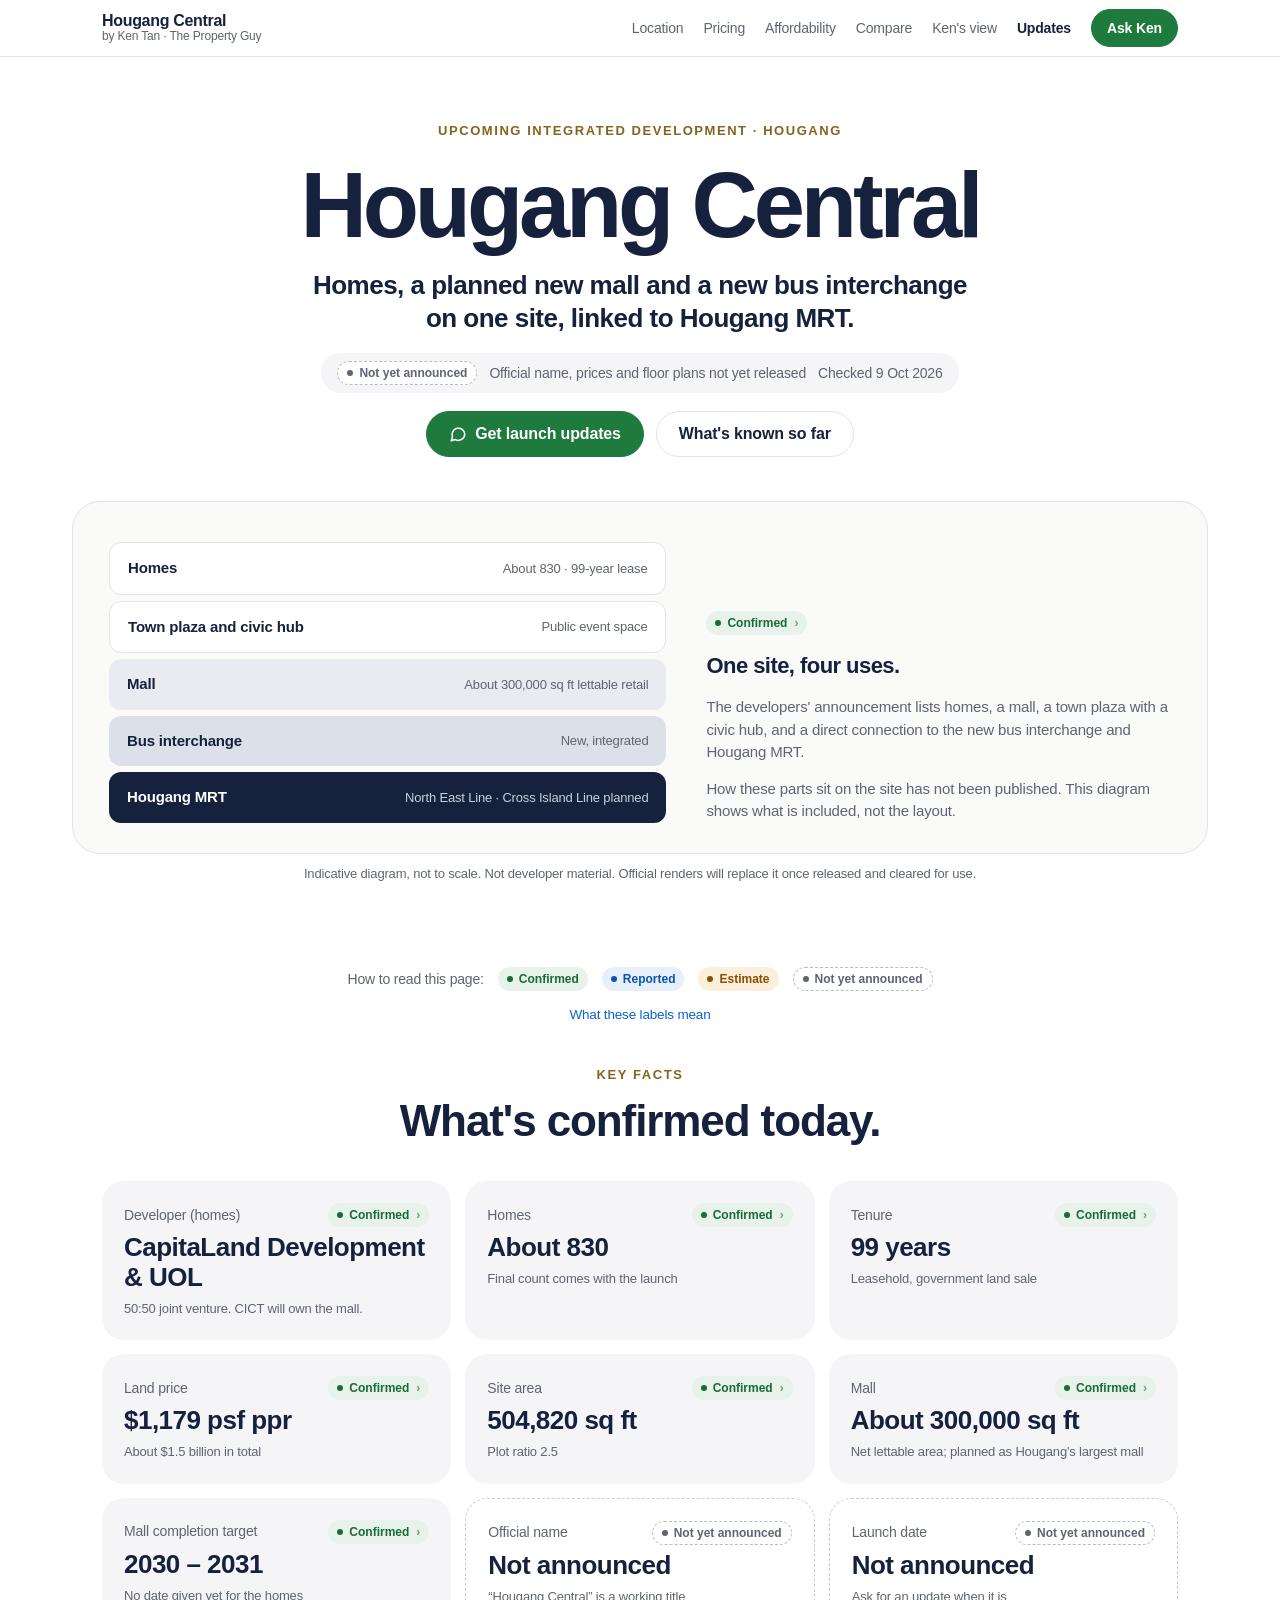
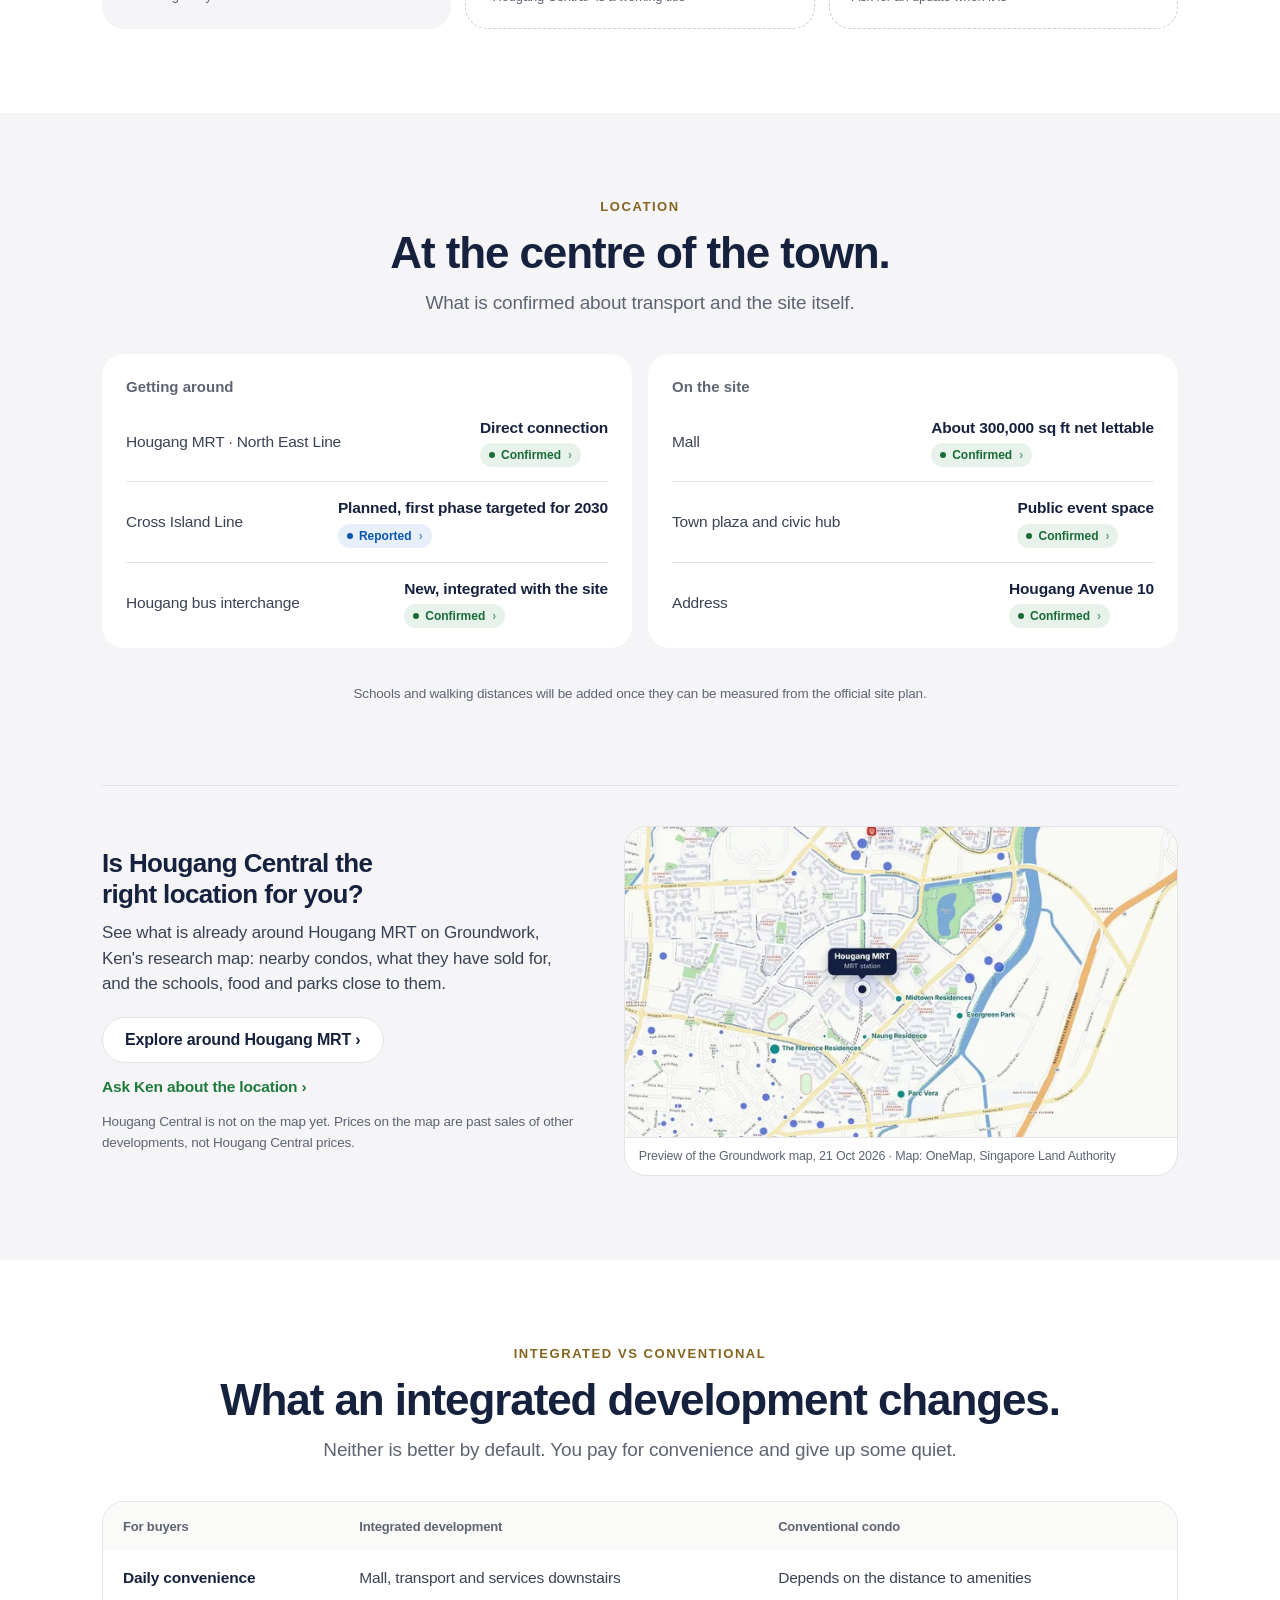
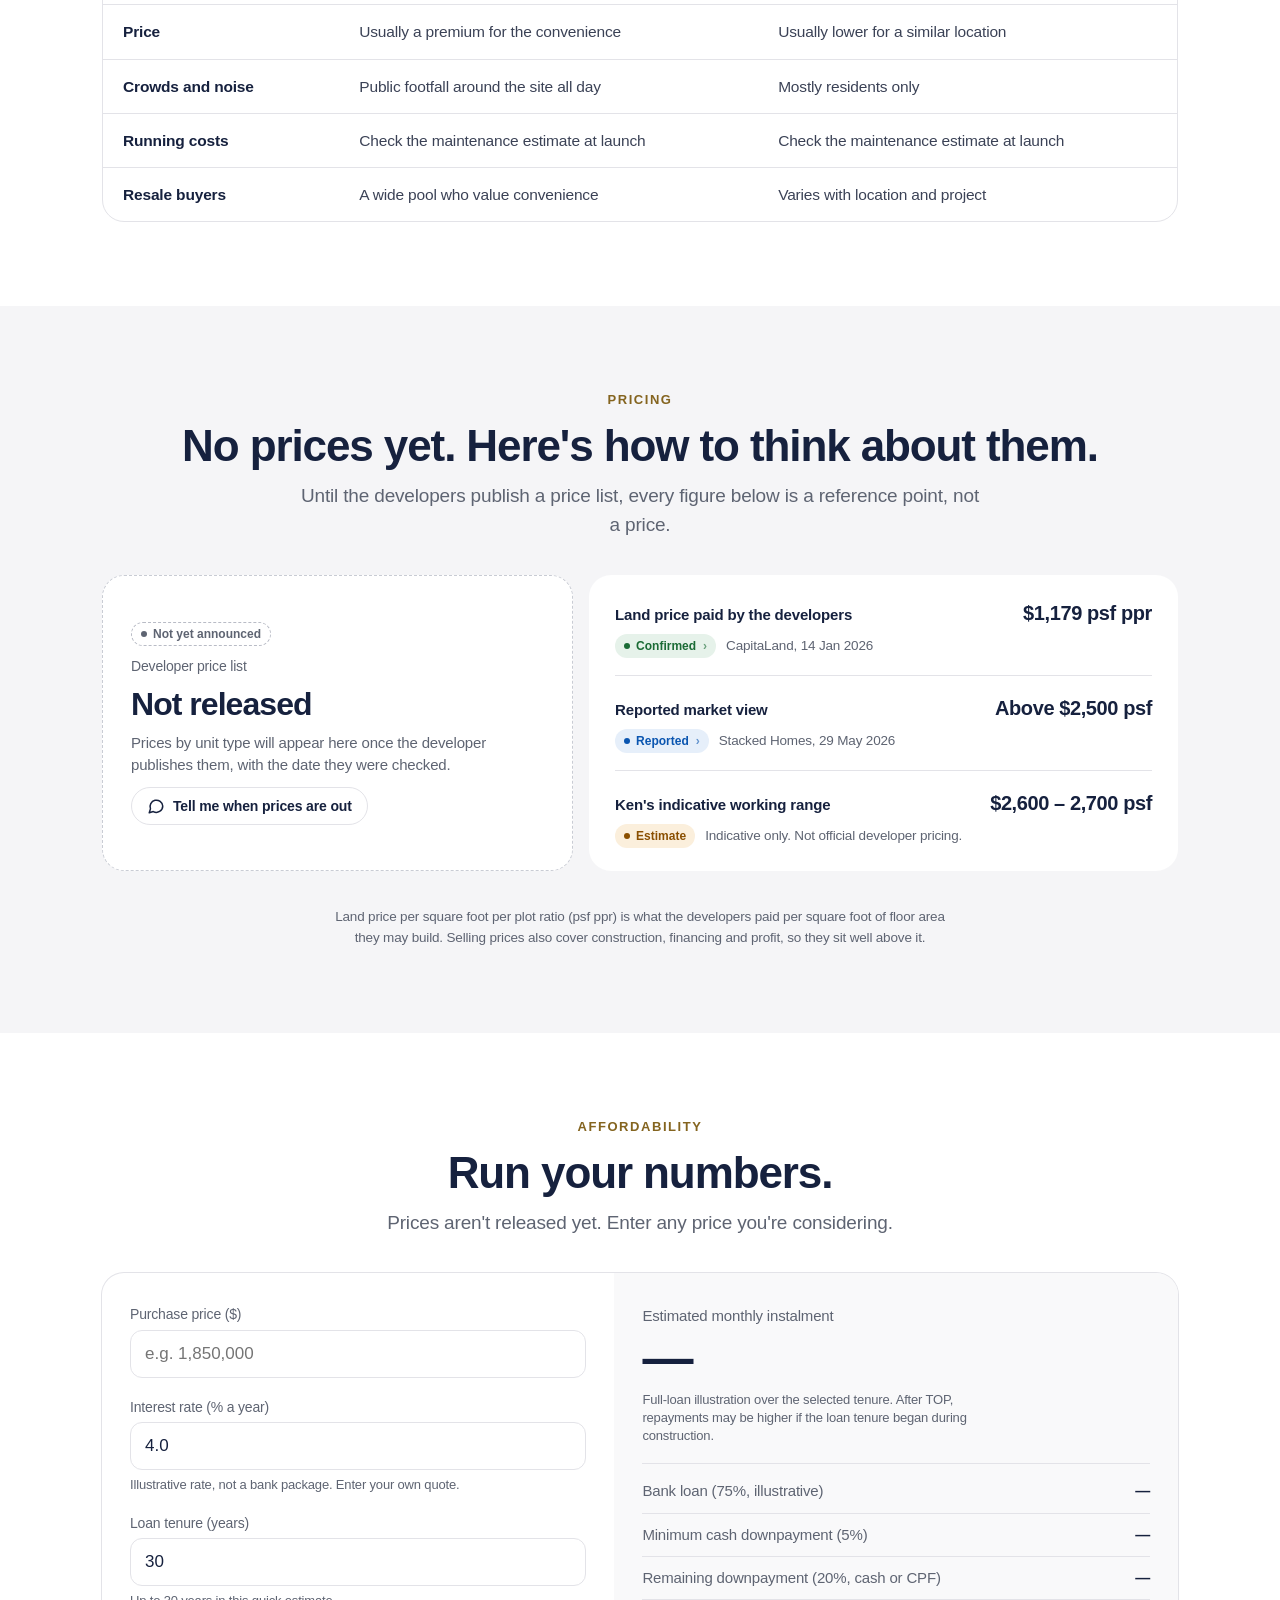
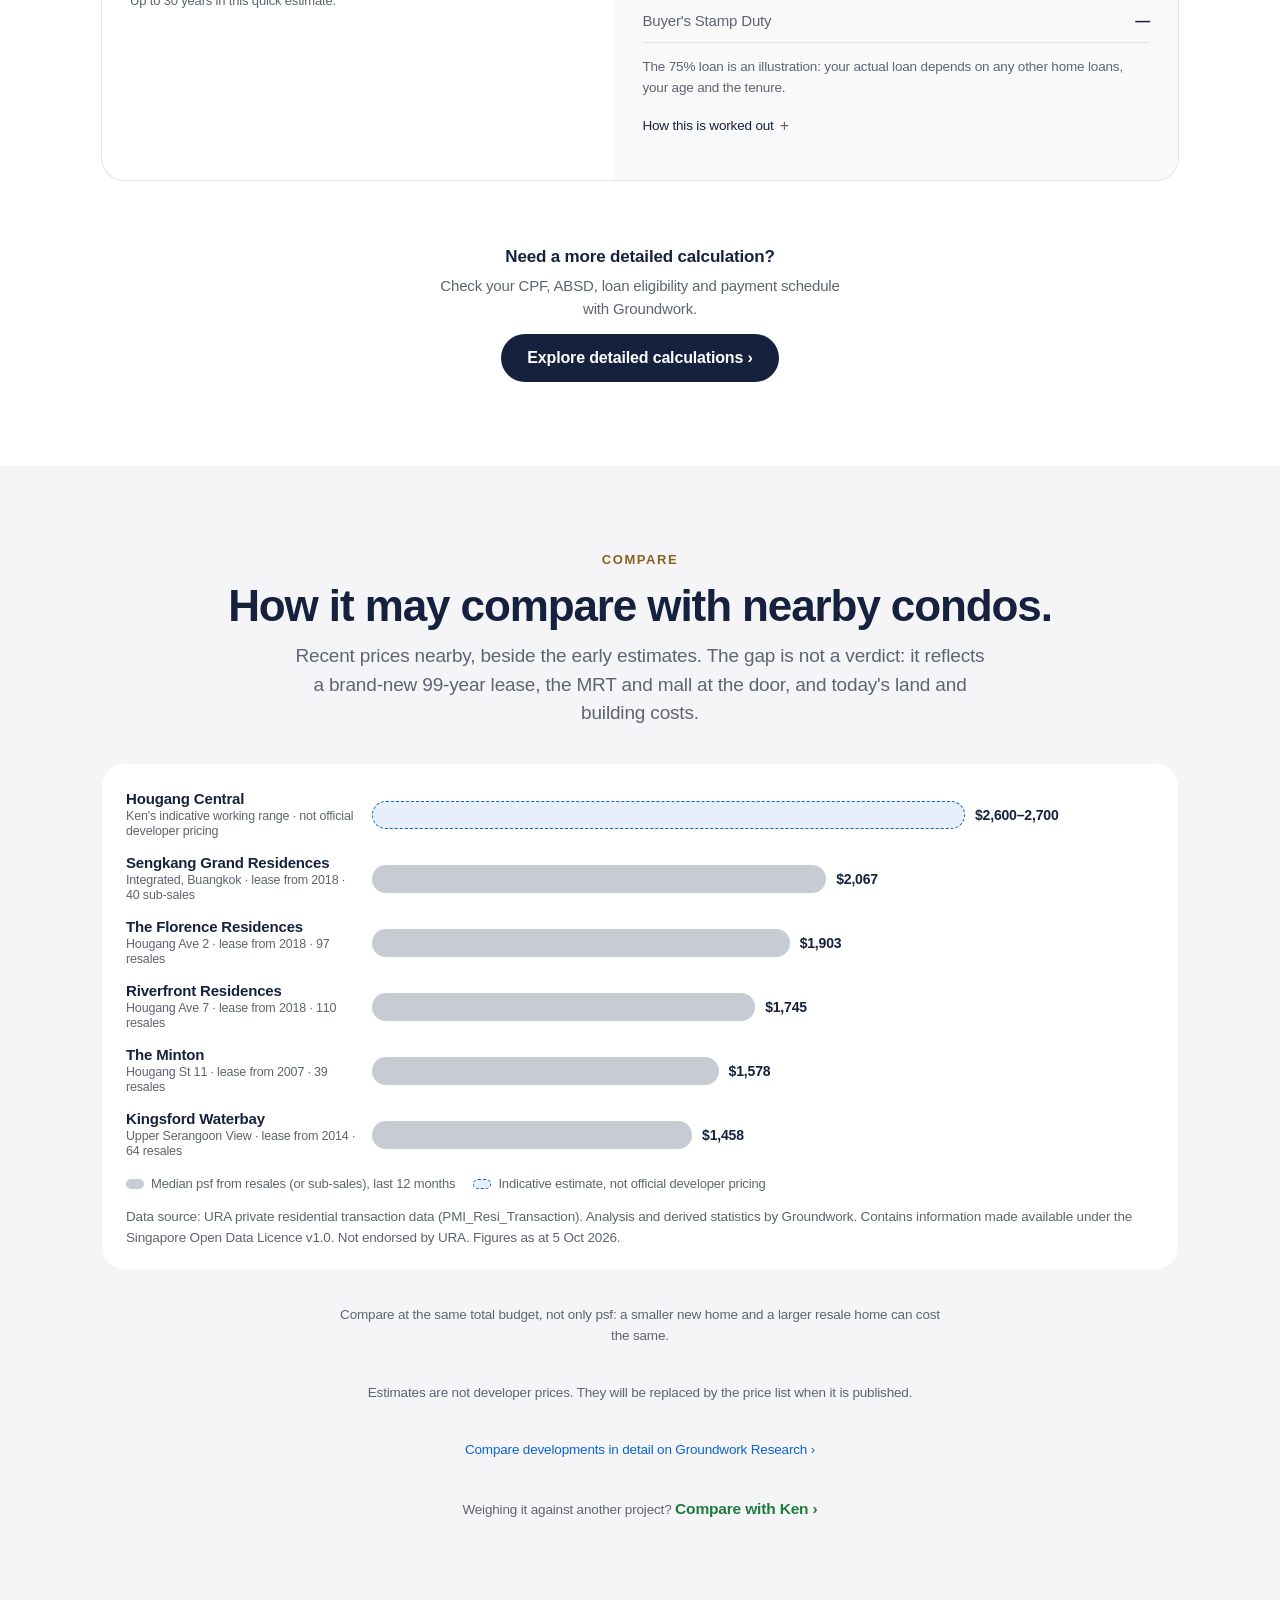
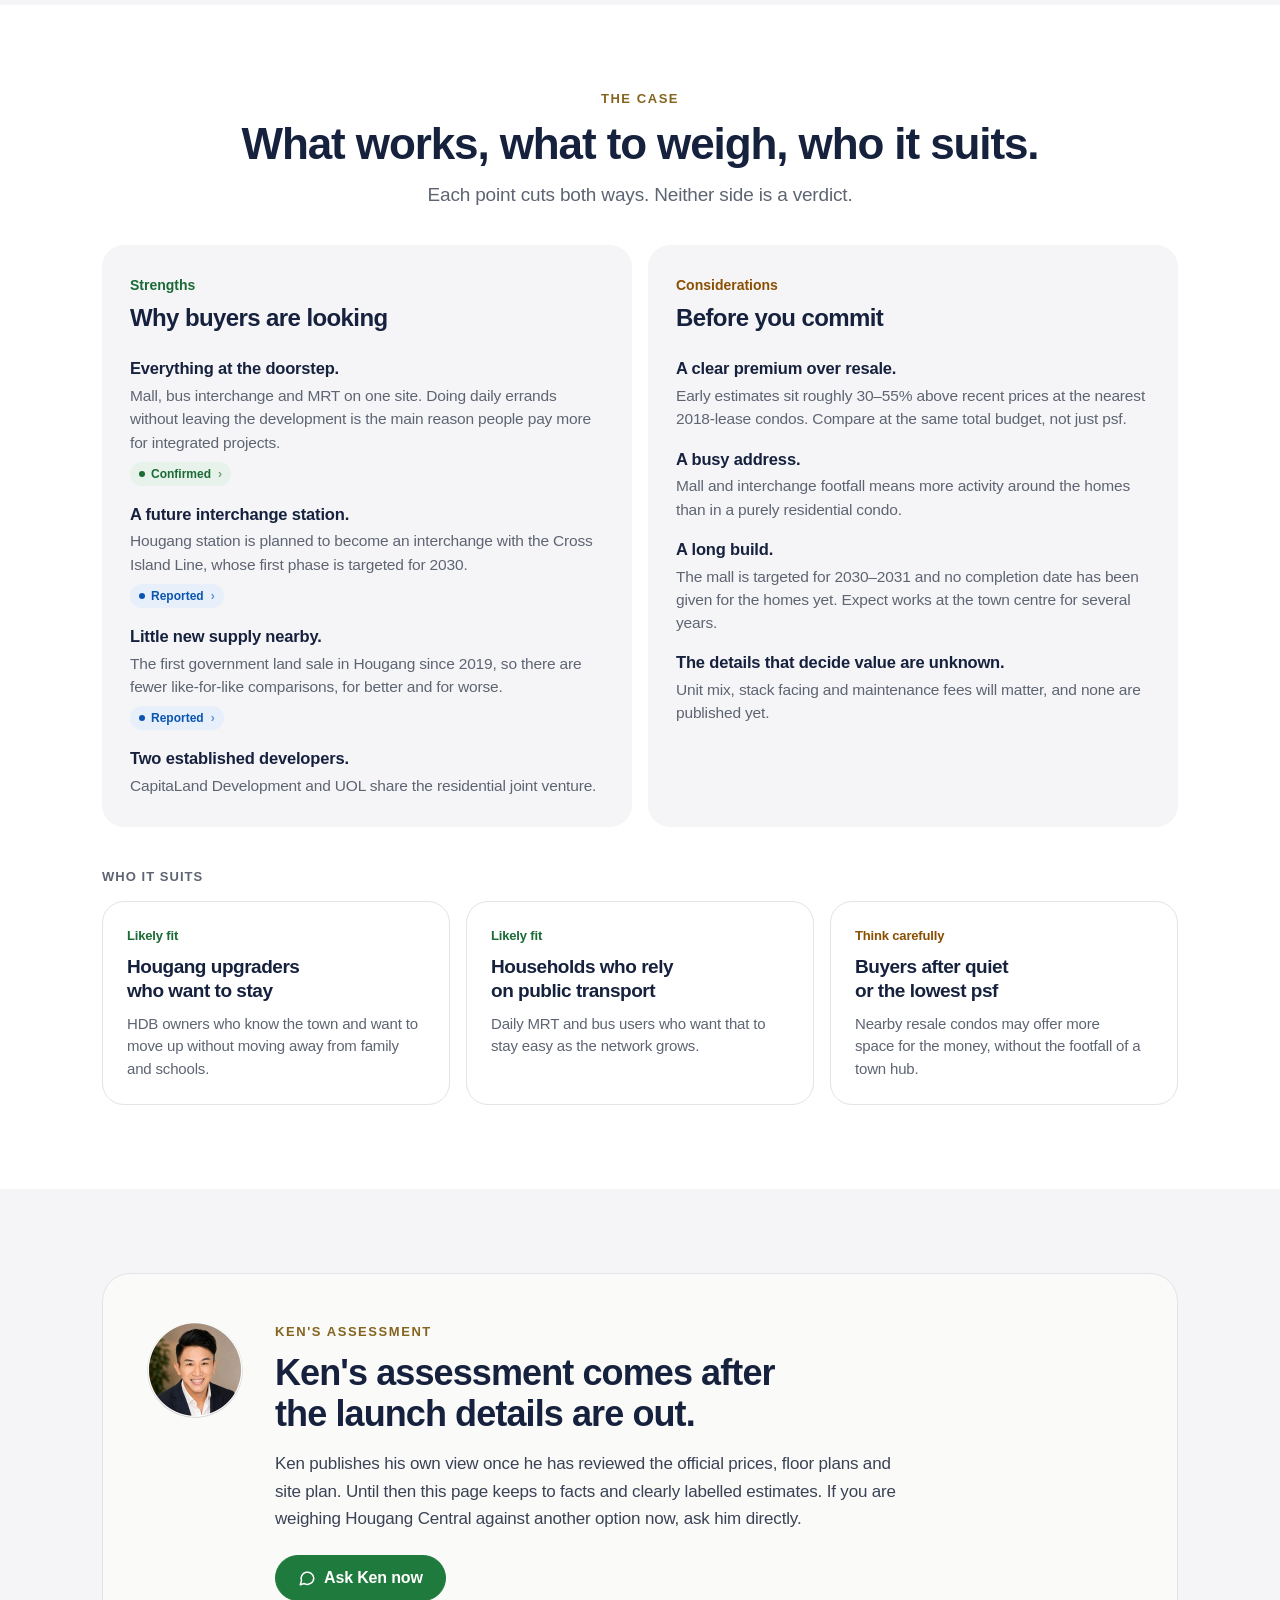
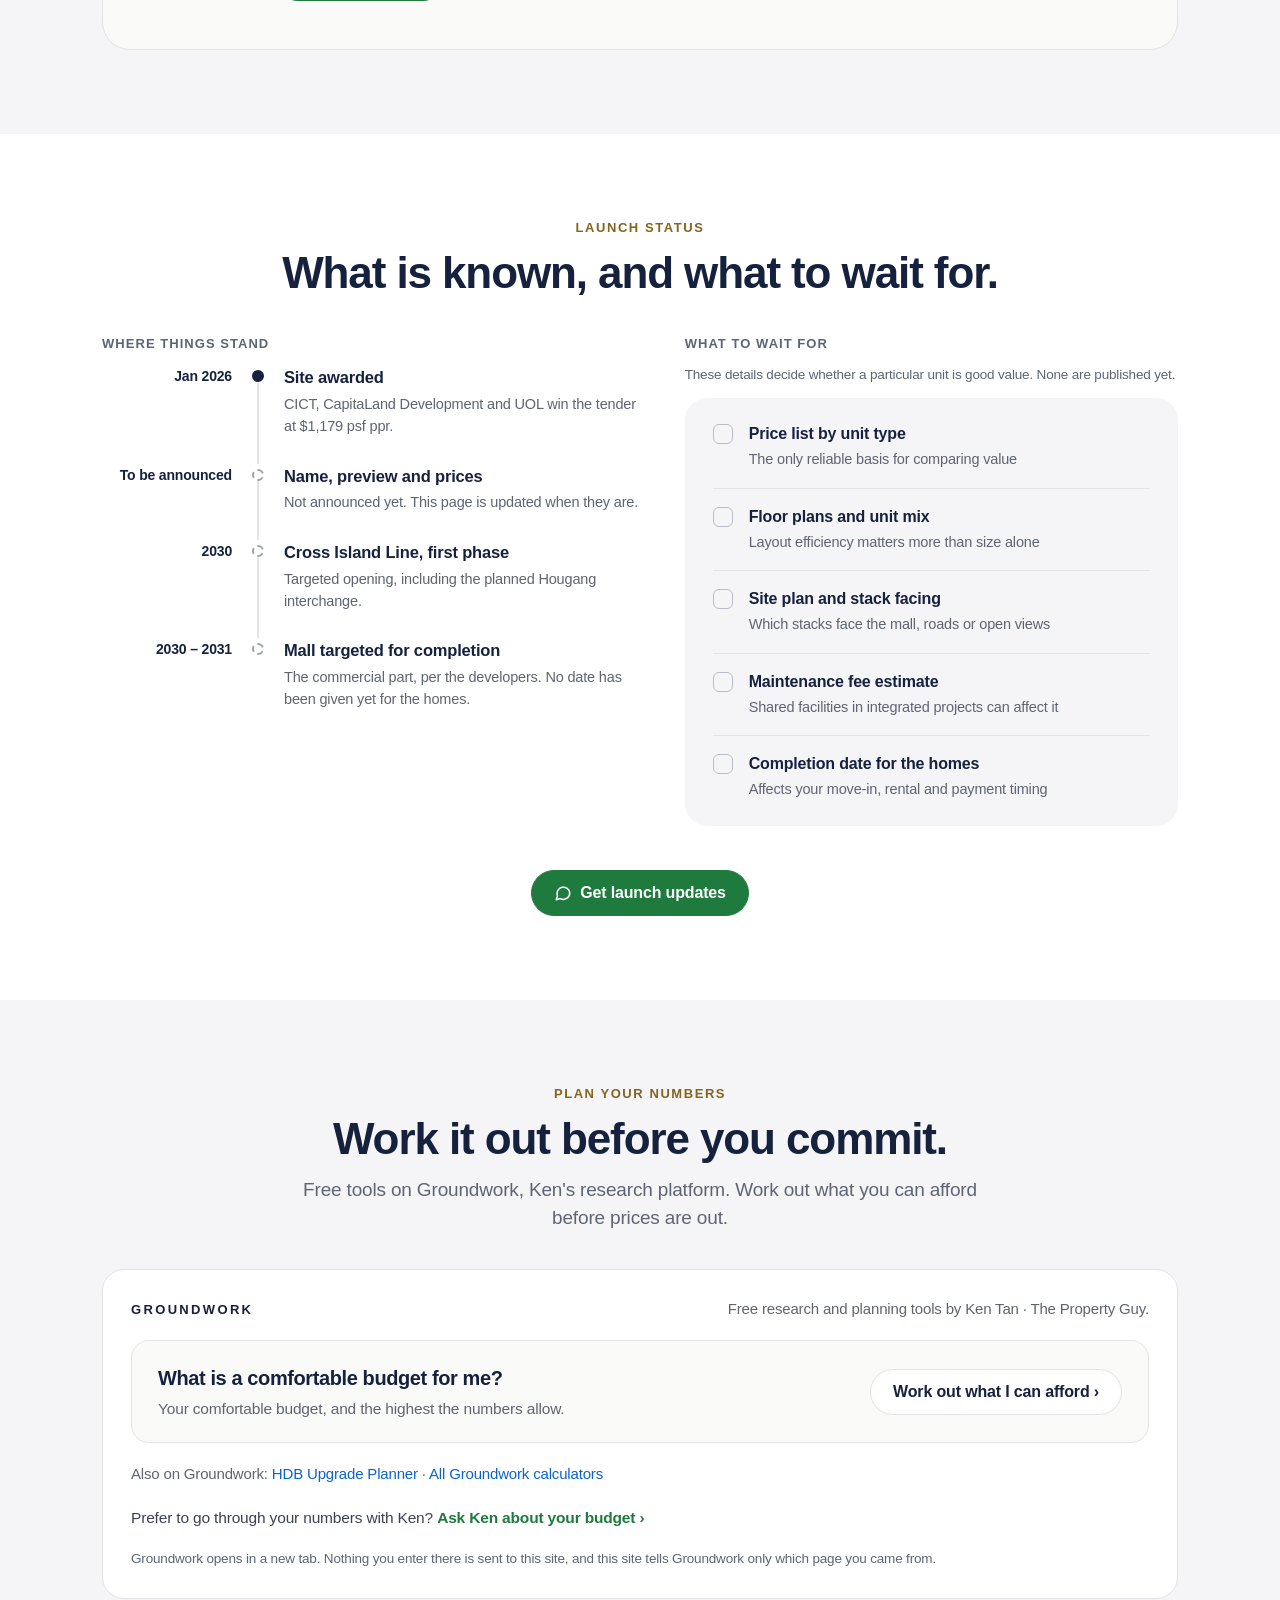
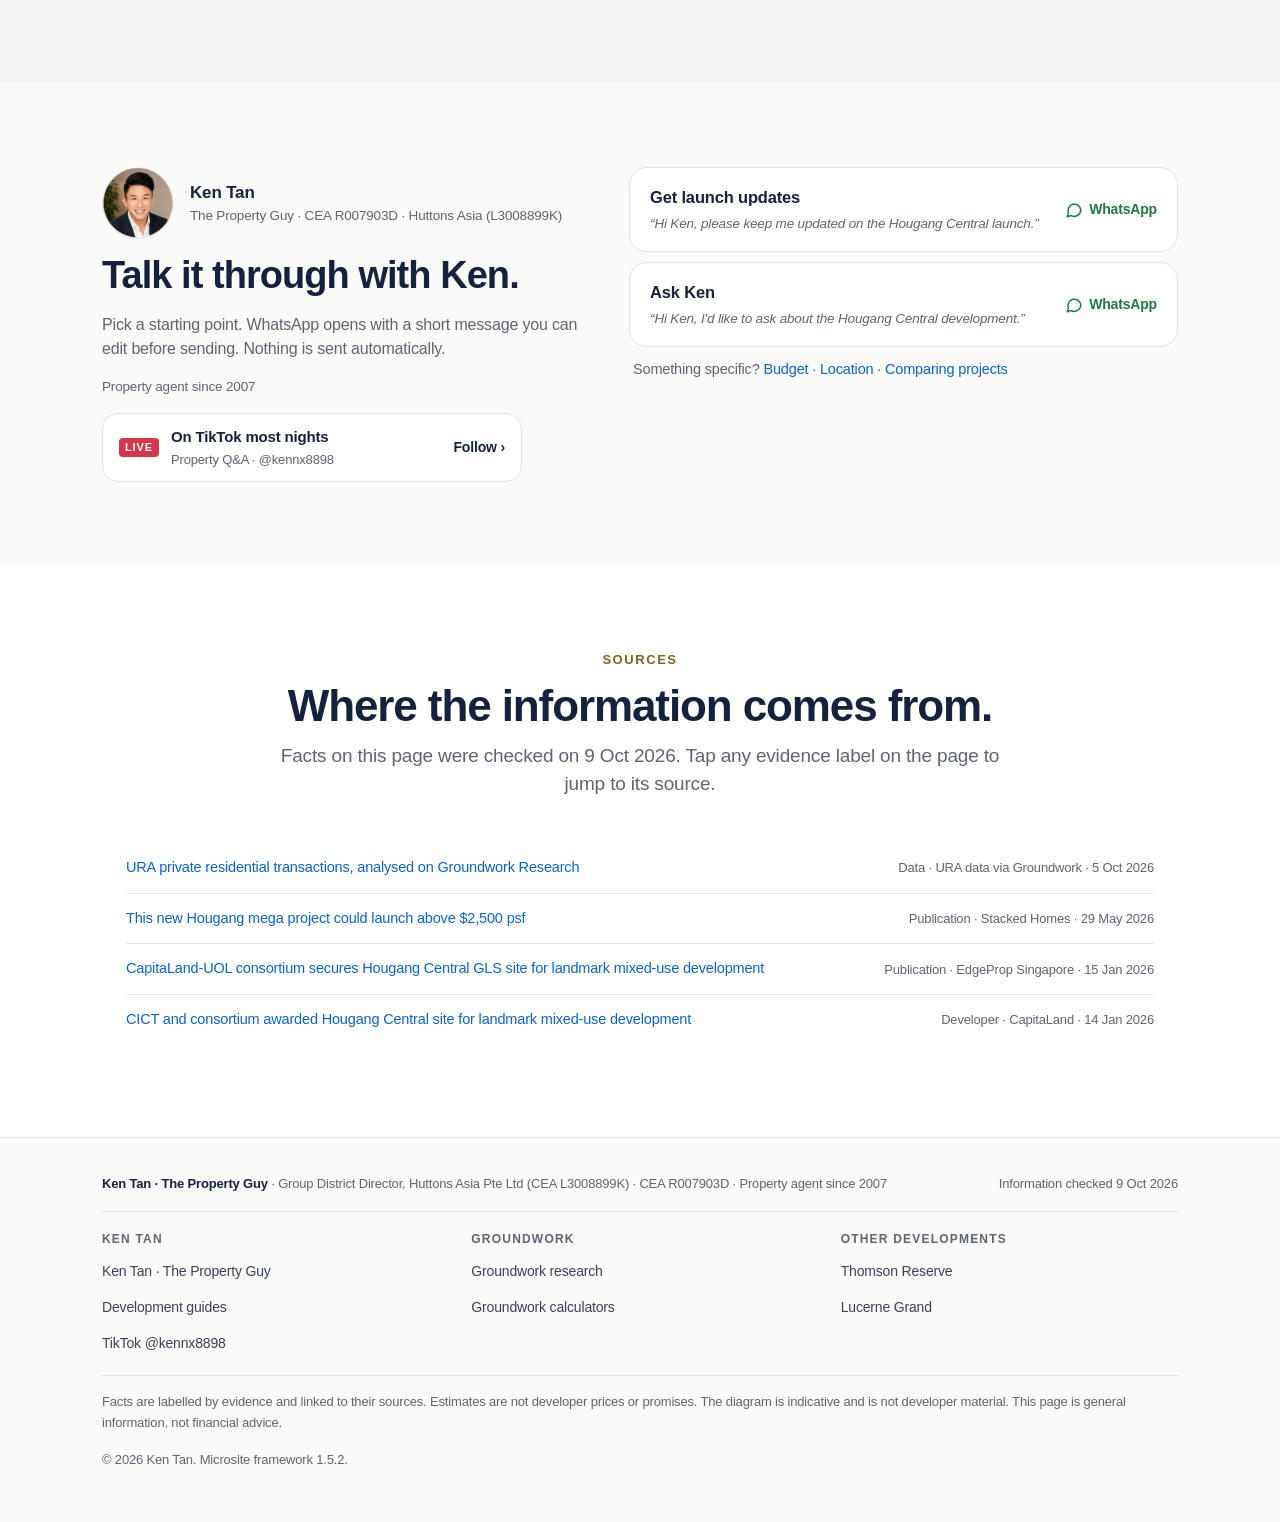
<file: index.html>
<!doctype html><html lang="en-SG"><head><meta charset="utf-8"><meta name="viewport" content="width=device-width, initial-scale=1, viewport-fit=cover"><title>Hougang Central Integrated Development: Facts &amp; Price Outlook</title><meta name="description" content="Hougang Central by CapitaLand and UOL: about 830 homes linked to Hougang MRT. Confirmed facts, early price estimates and nearby condo prices, before launch."><meta name="theme-color" content="#FFFFFF"><meta name="color-scheme" content="light"><meta name="format-detection" content="telephone=no"><meta name="author" content="Ken Tan · The Property Guy"><link rel="icon" href="assets/favicon.svg" type="image/svg+xml"><link rel="canonical" href="https://hougangcentral.kentanthepropertyguy.com/"><meta property="og:type" content="website"><meta property="og:locale" content="en_SG"><meta property="og:site_name" content="Ken Tan · The Property Guy"><meta property="og:title" content="Hougang Central: what&#x27;s confirmed, what&#x27;s estimated, what to watch"><meta property="og:description" content="Hougang Central by CapitaLand and UOL: about 830 homes linked to Hougang MRT. Confirmed facts, early price estimates and nearby condo prices, before launch."><meta property="og:url" content="https://hougangcentral.kentanthepropertyguy.com/"><meta property="og:image" content="https://hougangcentral.kentanthepropertyguy.com/img/share-card.jpg"><meta property="og:image:width" content="1200"><meta property="og:image:height" content="630"><meta property="og:image:alt" content="Hougang Central — Ken Tan · The Property Guy"><meta name="twitter:card" content="summary_large_image"><link rel="stylesheet" href="assets/ms.1-5-2.css"><script type="application/ld+json">{"@context":"https://schema.org","@graph":[{"@type":"WebPage","name":"Hougang Central Integrated Development: Facts & Price Outlook","description":"Hougang Central by CapitaLand and UOL: about 830 homes linked to Hougang MRT. Confirmed facts, early price estimates and nearby condo prices, before launch.","inLanguage":"en-SG","dateModified":"2026-10-09","author":{"@id":"https://kentanthepropertyguy.com/#ken"},"publisher":{"@id":"https://kentanthepropertyguy.com/#ken"},"about":{"@type":"Place","name":"Hougang Central integrated development","address":{"@type":"PostalAddress","addressLocality":"Hougang","addressCountry":"SG","streetAddress":"Hougang Avenue 10"}},"url":"https://hougangcentral.kentanthepropertyguy.com/"},{"@type":"Person","@id":"https://kentanthepropertyguy.com/#ken","name":"Ken Tan","alternateName":"Ken Tan · The Property Guy","url":"https://kentanthepropertyguy.com/","jobTitle":"Group District Director","worksFor":{"@type":"RealEstateAgent","name":"Huttons Asia Pte Ltd"}},{"@type":"BreadcrumbList","itemListElement":[{"@type":"ListItem","position":1,"name":"Ken Tan · The Property Guy","item":"https://kentanthepropertyguy.com/"},{"@type":"ListItem","position":2,"name":"Hougang Central","item":"https://hougangcentral.kentanthepropertyguy.com/"}]}]}</script><script async src="https://www.googletagmanager.com/gtag/js?id=G-PGTYDENS24"></script><script>window.dataLayer=window.dataLayer||[];function gtag(){dataLayer.push(arguments);}gtag('js',new Date());gtag('config','G-PGTYDENS24',{project_name:'hougang-central'});</script><script>!function(f,b,e,v,n,t,s){if(f.fbq)return;n=f.fbq=function(){n.callMethod?n.callMethod.apply(n,arguments):n.queue.push(arguments)};if(!f._fbq)f._fbq=n;n.push=n;n.loaded=!0;n.version='2.0';n.queue=[];t=b.createElement(e);t.async=!0;t.src=v;s=b.getElementsByTagName(e)[0];s.parentNode.insertBefore(t,s)}(window,document,'script','https://connect.facebook.net/en_US/fbevents.js');fbq('init','525622514314902');fbq('track','PageView');</script></head><body><a class="skip" href="#main">Skip to content</a><header class="hdr"><div class="wrap bar"><a class="brand" href="#top"><b>Hougang Central</b><span>by Ken Tan · The Property Guy</span></a><nav class="links" aria-label="Sections"><a href="#location">Location</a><a href="#pricing">Pricing</a><a href="#afford">Affordability</a><a href="#compare">Compare</a><a href="#assessment">Ken&#x27;s view</a><a href="#updates">Updates</a><a class="btn wa sm" href="https://wa.me/6590908898?text=Hi%20Ken%2C%20I%27d%20like%20to%20ask%20about%20the%20Hougang%20Central%20development.%20%28Ref%20HGC-ASK%29" target="_blank" rel="noopener" data-wa="ask" data-placement="header">Ask Ken</a></nav></div><nav class="chips" aria-label="Jump to section"><a href="#location">Location</a><a href="#pricing">Pricing</a><a href="#afford">Affordability</a><a href="#compare">Compare</a><a href="#assessment">Ken&#x27;s view</a><a href="#updates">Updates</a><a href="#ask" class="wa-chip">Ask Ken</a></nav></header><main id="main"><header class="hero" id="top"><div class="wrap"><p class="kicker">Upcoming integrated development · Hougang</p><h1>Hougang Central</h1><p class="sub">Homes, a planned new mall and a new bus interchange on one site, linked to Hougang MRT.</p><p class="status"><span class="ev ev-n">Not yet announced</span><span>Official name, prices and floor plans not yet released</span><span class="ck">Checked 9 Oct 2026</span></p><div class="ctas stackm"><a class="btn wa" href="https://wa.me/6590908898?text=Hi%20Ken%2C%20please%20keep%20me%20updated%20on%20the%20Hougang%20Central%20launch.%20%28Ref%20HGC-UPDATES%29" target="_blank" rel="noopener" data-wa="updates" data-placement="hero"><svg width="18" height="18" viewBox="0 0 24 24" fill="none" stroke="currentColor" stroke-width="2" stroke-linecap="round" stroke-linejoin="round" aria-hidden="true" focusable="false"><path d="M21 12a8.5 8.5 0 0 1-12.6 7.4L3 21l1.6-5.2A8.5 8.5 0 1 1 21 12z"/></svg>Get launch updates</a><a class="btn" href="#overview">What&#x27;s known so far</a></div></div><div class="hero-media"><div class="scheme"><ul class="layers" aria-label="Parts of the development, as announced. Not a layout."><li class="l-top"><b>Homes</b><span>About 830 · 99-year lease</span></li><li class="l-top"><b>Town plaza and civic hub</b><span>Public event space</span></li><li class="l-default"><b>Mall</b><span>About 300,000 sq ft lettable retail</span></li><li class="l-mid"><b>Bus interchange</b><span>New, integrated</span></li><li class="l-base"><b>Hougang MRT</b><span>North East Line · Cross Island Line planned</span></li></ul><div class="scheme-side"><a class="ev ev-c" href="#src-capitaland-2026-01" data-tap="label" title="Source: CapitaLand, 14 Jan 2026" aria-label="Confirmed: Source: CapitaLand, 14 Jan 2026">Confirmed</a><h2 style="font-size:22px">One site, four uses.</h2><p>The developers&#x27; announcement lists homes, a mall, a town plaza with a civic hub, and a direct connection to the new bus interchange and Hougang MRT.</p><p>How these parts sit on the site has not been published. This diagram shows what is included, not the layout.</p></div></div><p class="cap">Indicative diagram, not to scale. Not developer material. Official renders will replace it once released and cleared for use.</p></div></header><section class="band " id="overview" aria-labelledby="h-overview"><div class="wrap"><div class="legend" role="note"><span>How to read this page:</span><span class="ev ev-c">Confirmed</span><span class="ev ev-r">Reported</span><span class="ev ev-e">Estimate</span><span class="ev ev-n">Not yet announced</span><details><summary>What these labels mean</summary><dl><dt><span class="ev ev-c">Confirmed</span></dt><dd>From the developer, a government agency or an official announcement.</dd><dt><span class="ev ev-r">Reported</span></dt><dd>From a credible named publication. Linked in Sources.</dd><dt><span class="ev ev-e">Estimate</span></dt><dd>A market or working estimate. Not a developer price or a promise.</dd><dt><span class="ev ev-n">Not yet announced</span></dt><dd>Not published yet. Shown so you know it is missing, not overlooked.</dd></dl></details></div><div class="head"><p class="kicker">Key facts</p><h2 id="h-overview">What&#x27;s confirmed today.</h2></div><div class="facts"><div class="fact"><div class="top"><span class="lb">Developer (homes)</span><a class="ev ev-c" href="#src-capitaland-2026-01" data-tap="label" title="Source: CapitaLand, 14 Jan 2026" aria-label="Confirmed: Source: CapitaLand, 14 Jan 2026">Confirmed</a></div><p class="v">CapitaLand Development &amp; UOL</p><p class="n">50:50 joint venture. CICT will own the mall.</p></div><div class="fact"><div class="top"><span class="lb">Homes</span><a class="ev ev-c" href="#src-capitaland-2026-01" data-tap="label" title="Source: CapitaLand, 14 Jan 2026" aria-label="Confirmed: Source: CapitaLand, 14 Jan 2026">Confirmed</a></div><p class="v">About 830</p><p class="n">Final count comes with the launch</p></div><div class="fact"><div class="top"><span class="lb">Tenure</span><a class="ev ev-c" href="#src-capitaland-2026-01" data-tap="label" title="Source: CapitaLand, 14 Jan 2026" aria-label="Confirmed: Source: CapitaLand, 14 Jan 2026">Confirmed</a></div><p class="v">99 years</p><p class="n">Leasehold, government land sale</p></div><div class="fact"><div class="top"><span class="lb">Land price</span><a class="ev ev-c" href="#src-capitaland-2026-01" data-tap="label" title="Source: CapitaLand, 14 Jan 2026" aria-label="Confirmed: Source: CapitaLand, 14 Jan 2026">Confirmed</a></div><p class="v">$1,179 psf ppr</p><p class="n">About $1.5 billion in total</p></div><div class="fact"><div class="top"><span class="lb">Site area</span><a class="ev ev-c" href="#src-capitaland-2026-01" data-tap="label" title="Source: CapitaLand, 14 Jan 2026" aria-label="Confirmed: Source: CapitaLand, 14 Jan 2026">Confirmed</a></div><p class="v">504,820 sq ft</p><p class="n">Plot ratio 2.5</p></div><div class="fact"><div class="top"><span class="lb">Mall</span><a class="ev ev-c" href="#src-capitaland-2026-01" data-tap="label" title="Source: CapitaLand, 14 Jan 2026" aria-label="Confirmed: Source: CapitaLand, 14 Jan 2026">Confirmed</a></div><p class="v">About 300,000 sq ft</p><p class="n">Net lettable area; planned as Hougang&#x27;s largest mall</p></div><div class="fact"><div class="top"><span class="lb">Mall completion target</span><a class="ev ev-c" href="#src-capitaland-2026-01" data-tap="label" title="Source: CapitaLand, 14 Jan 2026" aria-label="Confirmed: Source: CapitaLand, 14 Jan 2026">Confirmed</a></div><p class="v">2030 – 2031</p><p class="n">No date given yet for the homes</p></div><div class="fact pending"><div class="top"><span class="lb">Official name</span><span class="ev ev-n">Not yet announced</span></div><p class="v">Not announced</p><p class="n">“Hougang Central” is a working title</p></div><div class="fact pending"><div class="top"><span class="lb">Launch date</span><span class="ev ev-n">Not yet announced</span></div><p class="v">Not announced</p><p class="n">Ask for an update when it is</p></div></div></div></section><section class="band grey" id="location" aria-labelledby="h-location"><div class="wrap"><div class="head"><p class="kicker">Location</p><h2 id="h-location">At the centre of the town.</h2><p class="lede">What is confirmed about transport and the site itself.</p></div><div class="locs"><div class="loc"><h3>Getting around</h3><div><span>Hougang MRT · North East Line</span><span>Direct connection<a class="ev ev-c" href="#src-capitaland-2026-01" data-tap="label" title="Source: CapitaLand, 14 Jan 2026" aria-label="Confirmed: Source: CapitaLand, 14 Jan 2026">Confirmed</a></span></div><div><span>Cross Island Line</span><span>Planned, first phase targeted for 2030<a class="ev ev-r" href="#src-stacked-2026-05" data-tap="label" title="Source: Stacked Homes, 29 May 2026" aria-label="Reported: Source: Stacked Homes, 29 May 2026">Reported</a></span></div><div><span>Hougang bus interchange</span><span>New, integrated with the site<a class="ev ev-c" href="#src-capitaland-2026-01" data-tap="label" title="Source: CapitaLand, 14 Jan 2026" aria-label="Confirmed: Source: CapitaLand, 14 Jan 2026">Confirmed</a></span></div></div><div class="loc"><h3>On the site</h3><div><span>Mall</span><span>About 300,000 sq ft net lettable<a class="ev ev-c" href="#src-capitaland-2026-01" data-tap="label" title="Source: CapitaLand, 14 Jan 2026" aria-label="Confirmed: Source: CapitaLand, 14 Jan 2026">Confirmed</a></span></div><div><span>Town plaza and civic hub</span><span>Public event space<a class="ev ev-c" href="#src-capitaland-2026-01" data-tap="label" title="Source: CapitaLand, 14 Jan 2026" aria-label="Confirmed: Source: CapitaLand, 14 Jan 2026">Confirmed</a></span></div><div><span>Address</span><span>Hougang Avenue 10<a class="ev ev-c" href="#src-capitaland-2026-01" data-tap="label" title="Source: CapitaLand, 14 Jan 2026" aria-label="Confirmed: Source: CapitaLand, 14 Jan 2026">Confirmed</a></span></div></div></div><p class="fine c">Schools and walking distances will be added once they can be measured from the official site plan.</p><div class="lr" aria-labelledby="h-location-research"><div class="lr-t"><h3 id="h-location-research">Is Hougang Central the right location for you?</h3><p>See what is already around Hougang MRT on Groundwork, Ken&#x27;s research map: nearby condos, what they have sold for, and the schools, food and parks close to them.</p></div><a class="lr-map" href="https://tools.kentanthepropertyguy.com/research/map/#pl=mrt%3AHougang%20MRT" data-gw="map-preview" target="_blank" rel="noopener" aria-label="Explore around Hougang MRT (opens Groundwork in a new tab)"><img src="img/hougang-mrt-map-preview-031014d9-1200.webp" srcset="img/hougang-mrt-map-preview-031014d9-640.webp 640w, img/hougang-mrt-map-preview-031014d9-1080.webp 1080w, img/hougang-mrt-map-preview-031014d9-1200.webp 1200w" sizes="(max-width: 820px) 92vw, 600px" width="1200" height="675" alt="Groundwork map centred on Hougang MRT, with nearby private developments such as Midtown Residences, Naung Residence and The Florence Residences marked" loading="lazy" decoding="async"><span class="lr-cap">Preview of the Groundwork map, 21 Oct 2026 · Map: OneMap, Singapore Land Authority</span></a><div class="lr-a"><div class="lr-act"><a class="btn" href="https://tools.kentanthepropertyguy.com/research/map/#pl=mrt%3AHougang%20MRT" data-gw="map" target="_blank" rel="noopener">Explore around Hougang MRT ›<span class="sr"> (opens in a new tab)</span></a><a class="lr-wa" href="https://wa.me/6590908898?text=Hi%20Ken%2C%20I%27m%20looking%20at%20Hougang%20Central%20and%20would%20like%20to%20talk%20through%20whether%20the%20location%20suits%20me.%20%28Ref%20HGC-LOCATION%29" target="_blank" rel="noopener" data-wa="location" data-placement="location-research">Ask Ken about the location ›</a></div><p class="fine">Hougang Central is not on the map yet. Prices on the map are past sales of other developments, not Hougang Central prices.</p></div></div></div></section><section class="band " id="compare-table" aria-labelledby="h-compare-table"><div class="wrap"><div class="head"><p class="kicker">Integrated vs conventional</p><h2 id="h-compare-table">What an integrated development changes.</h2><p class="lede">Neither is better by default. You pay for convenience and give up some quiet.</p></div><div class="tbl cmp"><table><caption class="sr">What an integrated development changes.</caption><thead><tr><th scope="col">For buyers</th><th scope="col">Integrated development</th><th scope="col">Conventional condo</th></tr></thead><tbody><tr><th scope="row">Daily convenience</th><td>Mall, transport and services downstairs</td><td>Depends on the distance to amenities</td></tr><tr><th scope="row">Price</th><td>Usually a premium for the convenience</td><td>Usually lower for a similar location</td></tr><tr><th scope="row">Crowds and noise</th><td>Public footfall around the site all day</td><td>Mostly residents only</td></tr><tr><th scope="row">Running costs</th><td>Check the maintenance estimate at launch</td><td>Check the maintenance estimate at launch</td></tr><tr><th scope="row">Resale buyers</th><td>A wide pool who value convenience</td><td>Varies with location and project</td></tr></tbody></table></div></div></section><section class="band grey" id="pricing" aria-labelledby="h-pricing"><div class="wrap"><div class="head"><p class="kicker">Pricing</p><h2 id="h-pricing">No prices yet. Here&#x27;s how to think about them.</h2><p class="lede">Until the developers publish a price list, every figure below is a reference point, not a price.</p></div><div class="pricing"><div class="pbig"><span class="ev ev-n">Not yet announced</span><span class="lb">Developer price list</span><b>Not released</b><p>Prices by unit type will appear here once the developer publishes them, with the date they were checked.</p><p><a class="btn sm" href="https://wa.me/6590908898?text=Hi%20Ken%2C%20please%20keep%20me%20updated%20on%20the%20Hougang%20Central%20launch.%20%28Ref%20HGC-UPDATES%29" target="_blank" rel="noopener" data-wa="updates" data-placement="pricing-pending"><svg width="18" height="18" viewBox="0 0 24 24" fill="none" stroke="currentColor" stroke-width="2" stroke-linecap="round" stroke-linejoin="round" aria-hidden="true" focusable="false"><path d="M21 12a8.5 8.5 0 0 1-12.6 7.4L3 21l1.6-5.2A8.5 8.5 0 1 1 21 12z"/></svg>Tell me when prices are out</a></p></div><div class="prows"><div class="prow"><span class="k">Land price paid by the developers</span><span class="v">$1,179 psf ppr</span><span class="d"><a class="ev ev-c" href="#src-capitaland-2026-01" data-tap="label" title="Source: CapitaLand, 14 Jan 2026" aria-label="Confirmed: Source: CapitaLand, 14 Jan 2026">Confirmed</a>CapitaLand, 14 Jan 2026</span></div><div class="prow"><span class="k">Reported market view</span><span class="v">Above $2,500 psf</span><span class="d"><a class="ev ev-r" href="#src-stacked-2026-05" data-tap="label" title="Source: Stacked Homes, 29 May 2026" aria-label="Reported: Source: Stacked Homes, 29 May 2026">Reported</a>Stacked Homes, 29 May 2026</span></div><div class="prow"><span class="k">Ken&#x27;s indicative working range</span><span class="v">$2,600 – 2,700 psf</span><span class="d"><span class="ev ev-e" title="Basis: Ken Tan&#x27;s preliminary planning estimate from the land price; not official developer pricing">Estimate</span>Indicative only. Not official developer pricing.</span></div></div></div><p class="fine c">Land price per square foot per plot ratio (psf ppr) is what the developers paid per square foot of floor area they may build. Selling prices also cover construction, financing and profit, so they sit well above it.</p></div></section><section class="band " id="afford" aria-labelledby="h-afford"><div class="wrap"><div class="head"><p class="kicker">Affordability</p><h2 id="h-afford">Run your numbers.</h2><p class="lede">Prices aren&#x27;t released yet. Enter any price you&#x27;re considering.</p></div><div class="kc" data-kc data-static data-kc-track="hougang-central">
  <div class="kc-in">
    <label for="price">Purchase price ($)<input id="price" type="text" inputmode="decimal" autocomplete="off" spellcheck="false" placeholder="e.g. 1,850,000" value="" aria-describedby="price-note"><small class="kc-hint" id="price-note" aria-live="polite"></small></label>
    <label for="rate">Interest rate (% a year)<input id="rate" type="text" inputmode="decimal" autocomplete="off" value="4.0" aria-describedby="rate-note"><small class="kc-hint" id="rate-note" aria-live="polite">Illustrative rate, not a bank package. Enter your own quote.</small></label>
    <label for="tenure">Loan tenure (years)<input id="tenure" type="text" inputmode="numeric" autocomplete="off" value="30" aria-describedby="ten-note"><small class="kc-hint" id="ten-note" aria-live="polite">Up to 30 years in this quick estimate.</small></label>
  </div>
  <div class="kc-out">
    <div class="kc-big"><span>Estimated monthly instalment</span><b id="o-mth">—</b><small class="kc-sub">Full-loan illustration over the selected tenure. After TOP, repayments may be higher if the loan tenure began during construction.</small></div>
    <div class="kc-row"><span>Bank loan (75%, illustrative)</span><b id="o-loan">—</b></div>
    <div class="kc-row"><span>Minimum cash downpayment (5%)</span><b id="o-cash">—</b></div>
    <div class="kc-row"><span>Remaining downpayment (20%, cash or CPF)</span><b id="o-cpf">—</b></div>
    <div class="kc-row"><span>Buyer's Stamp Duty</span><b id="o-bsd">—</b></div>
    <p class="kc-note">The 75% loan is an illustration: your actual loan depends on any other home loans, your age and the tenure.</p>
    <details class="kc-more"><summary>How this is worked out</summary><ul>
      <li><b>Bank loan:</b> 75% applies if you have no other home loan, and the loan runs up to 30 years and ends by age 65. With one home loan still outstanding, it is 45%, with at least 25% in cash. Groundwork works out your own limit.</li>
      <li><b>Downpayment:</b> at least 5% must be cash. The other 20% can be cash or CPF Ordinary Account savings, if you are eligible to use them.</li>
      <li><b>Instalment:</b> on the full loan at the rate you enter. 4% is a planning rate, not a bank package. You pay less during construction, as the loan is drawn in stages. Banks usually count the tenure from the first drawdown, so the instalment after completion can be higher than shown; Groundwork shows this.</li>
      <li><b>Stamp duty:</b> Buyer's Stamp Duty at IRAS rates. ABSD is not included: if you buy before selling, you may need to pay it upfront, and eligible buyers may claim a refund if they sell within six months of the new home's TOP or CSC, whichever is earlier.</li>
    </ul></details>
  </div>
</div>
<div class="kc-gw">
  <p class="kc-gw-h">Need a more detailed calculation?</p>
  <p>Check your CPF, ABSD, loan eligibility and payment schedule with Groundwork.</p>
  <a href="https://tools.kentanthepropertyguy.com/tools/payment-planner/" data-gw="payment-planner" target="_blank" rel="noopener">Explore detailed calculations ›<span class="kc-sr"> (opens Groundwork in a new tab)</span></a>
</div>
</div></section><section class="band grey" id="compare" aria-labelledby="h-compare"><div class="wrap"><div class="head"><p class="kicker">Compare</p><h2 id="h-compare">How it may compare with nearby condos.</h2><p class="lede">Recent prices nearby, beside the early estimates. The gap is not a verdict: it reflects a brand-new 99-year lease, the MRT and mall at the door, and today&#x27;s land and building costs.</p></div><figure class="bars" style="margin:0"><figcaption class="sr">Median price per square foot, Oct 2025 to Sep 2026</figcaption><div class="brow"><span class="n">Hougang Central<small>Ken&#x27;s indicative working range · not official developer pricing</small></span><span class="track"><i class="est" style="width:89.3%"></i><span style="left:89.3%">$2,600–2,700</span></span></div><div class="brow"><span class="n">Sengkang Grand Residences<small>Integrated, Buangkok · lease from 2018 · 40 sub-sales</small></span><span class="track"><i class="" style="width:68.4%"></i><span style="left:68.4%">$2,067</span></span></div><div class="brow"><span class="n">The Florence Residences<small>Hougang Ave 2 · lease from 2018 · 97 resales</small></span><span class="track"><i class="" style="width:62.9%"></i><span style="left:62.9%">$1,903</span></span></div><div class="brow"><span class="n">Riverfront Residences<small>Hougang Ave 7 · lease from 2018 · 110 resales</small></span><span class="track"><i class="" style="width:57.7%"></i><span style="left:57.7%">$1,745</span></span></div><div class="brow"><span class="n">The Minton<small>Hougang St 11 · lease from 2007 · 39 resales</small></span><span class="track"><i class="" style="width:52.2%"></i><span style="left:52.2%">$1,578</span></span></div><div class="brow"><span class="n">Kingsford Waterbay<small>Upper Serangoon View · lease from 2014 · 64 resales</small></span><span class="track"><i class="" style="width:48.2%"></i><span style="left:48.2%">$1,458</span></span></div><div class="bkey"><span><i></i>Median psf from resales (or sub-sales), last 12 months</span><span><i class="est"></i>Indicative estimate, not official developer pricing</span></div><p class="fine">Data source: URA private residential transaction data (PMI_Resi_Transaction). Analysis and derived statistics by Groundwork. Contains information made available under the Singapore Open Data Licence v1.0. Not endorsed by URA. Figures as at 5 Oct 2026.</p></figure><p class="fine c">Compare at the same total budget, not only psf: a smaller new home and a larger resale home can cost the same.</p><p class="fine c">Estimates are not developer prices. They will be replaced by the price list when it is published.</p><p class="fine c"><a href="https://tools.kentanthepropertyguy.com/research/" data-gw="research" target="_blank" rel="noopener">Compare developments in detail on Groundwork Research ›</a></p><p class="fine c">Weighing it against another project? <a class="lr-wa" href="https://wa.me/6590908898?text=Hi%20Ken%2C%20I%27d%20like%20to%20compare%20Hougang%20Central%20with%20another%20development.%20%28Ref%20HGC-COMPARE%29" target="_blank" rel="noopener" data-wa="compare" data-placement="compare">Compare with Ken ›</a></p></div></section><section class="band " id="case" aria-labelledby="h-case"><div class="wrap"><div class="head"><p class="kicker">The case</p><h2 id="h-case">What works, what to weigh, who it suits.</h2><p class="lede">Each point cuts both ways. Neither side is a verdict.</p></div><div class="cols"><div class="col pro"><h3><span>Strengths</span>Why buyers are looking</h3><ul class="pts"><li><strong>Everything at the doorstep.</strong>Mall, bus interchange and MRT on one site. Doing daily errands without leaving the development is the main reason people pay more for integrated projects.<span class="pt-ev"><a class="ev ev-c" href="#src-capitaland-2026-01" data-tap="label" title="Source: CapitaLand, 14 Jan 2026" aria-label="Confirmed: Source: CapitaLand, 14 Jan 2026">Confirmed</a></span></li><li><strong>A future interchange station.</strong>Hougang station is planned to become an interchange with the Cross Island Line, whose first phase is targeted for 2030.<span class="pt-ev"><a class="ev ev-r" href="#src-stacked-2026-05" data-tap="label" title="Source: Stacked Homes, 29 May 2026" aria-label="Reported: Source: Stacked Homes, 29 May 2026">Reported</a></span></li><li><strong>Little new supply nearby.</strong>The first government land sale in Hougang since 2019, so there are fewer like-for-like comparisons, for better and for worse.<span class="pt-ev"><a class="ev ev-r" href="#src-edgeprop-2026-01" data-tap="label" title="Source: EdgeProp Singapore, 15 Jan 2026" aria-label="Reported: Source: EdgeProp Singapore, 15 Jan 2026">Reported</a></span></li><li><strong>Two established developers.</strong>CapitaLand Development and UOL share the residential joint venture.</li></ul></div><div class="col con"><h3><span>Considerations</span>Before you commit</h3><ul class="pts"><li><strong>A clear premium over resale.</strong>Early estimates sit roughly 30–55% above recent prices at the nearest 2018-lease condos. Compare at the same total budget, not just psf.</li><li><strong>A busy address.</strong>Mall and interchange footfall means more activity around the homes than in a purely residential condo.</li><li><strong>A long build.</strong>The mall is targeted for 2030–2031 and no completion date has been given for the homes yet. Expect works at the town centre for several years.</li><li><strong>The details that decide value are unknown.</strong>Unit mix, stack facing and maintenance fees will matter, and none are published yet.</li></ul></div></div><div class="fitwrap"><h3 class="gw-g sub">Who it suits</h3><div class="fits"><article class="fit yes"><p class="fl">Likely fit</p><h3>Hougang upgraders who want to stay</h3><p>HDB owners who know the town and want to move up without moving away from family and schools.</p></article><article class="fit yes"><p class="fl">Likely fit</p><h3>Households who rely on public transport</h3><p>Daily MRT and bus users who want that to stay easy as the network grows.</p></article><article class="fit maybe"><p class="fl">Think carefully</p><h3>Buyers after quiet or the lowest psf</h3><p>Nearby resale condos may offer more space for the money, without the footfall of a town hub.</p></article></div></div></div></section><section class="band grey" id="assessment" aria-labelledby="h-assessment"><div class="wrap"><div class="assess pending"><img src="img/ken-192.jpg" width="96" height="96" alt="Ken Tan" loading="lazy"><div><p class="kicker">Ken&#x27;s assessment</p><h2 id="h-assessment">Ken&#x27;s assessment comes after the launch details are out.</h2><div class="body"><p>Ken publishes his own view once he has reviewed the official prices, floor plans and site plan. Until then this page keeps to facts and clearly labelled estimates. If you are weighing Hougang Central against another option now, ask him directly.</p></div><div class="ctas"><a class="btn wa" href="https://wa.me/6590908898?text=Hi%20Ken%2C%20I%27d%20like%20to%20ask%20about%20the%20Hougang%20Central%20development.%20%28Ref%20HGC-ASK%29" target="_blank" rel="noopener" data-wa="ask" data-placement="assessment-pending"><svg width="18" height="18" viewBox="0 0 24 24" fill="none" stroke="currentColor" stroke-width="2" stroke-linecap="round" stroke-linejoin="round" aria-hidden="true" focusable="false"><path d="M21 12a8.5 8.5 0 0 1-12.6 7.4L3 21l1.6-5.2A8.5 8.5 0 1 1 21 12z"/></svg>Ask Ken now</a></div></div></div></div></section><section class="band " id="updates" aria-labelledby="h-updates"><div class="wrap"><div class="head"><p class="kicker">Launch status</p><h2 id="h-updates">What is known, and what to wait for.</h2></div><div class="upd"><div><h3 class="gw-g sub">Where things stand</h3><ol class="tl"><li><span class="when">Jan 2026</span><span class="rail" aria-hidden="true"><span class="dot"></span><span class="ln"></span></span><div class="what"><b>Site awarded</b><span>CICT, CapitaLand Development and UOL win the tender at $1,179 psf ppr.</span></div></li><li><span class="when">To be announced</span><span class="rail" aria-hidden="true"><span class="dot o"></span><span class="ln"></span></span><div class="what"><b>Name, preview and prices</b><span>Not announced yet. This page is updated when they are.</span></div></li><li><span class="when">2030</span><span class="rail" aria-hidden="true"><span class="dot o"></span><span class="ln"></span></span><div class="what"><b>Cross Island Line, first phase</b><span>Targeted opening, including the planned Hougang interchange.</span></div></li><li><span class="when">2030 – 2031</span><span class="rail" aria-hidden="true"><span class="dot o"></span><span class="ln"></span></span><div class="what"><b>Mall targeted for completion</b><span>The commercial part, per the developers. No date has been given yet for the homes.</span></div></li></ol></div><div><h3 class="gw-g sub">What to wait for</h3><p class="fine">These details decide whether a particular unit is good value. None are published yet.</p><ul class="watch"><li><span class="box" aria-hidden="true"></span><div><b>Price list by unit type</b><span class="d">The only reliable basis for comparing value</span></div></li><li><span class="box" aria-hidden="true"></span><div><b>Floor plans and unit mix</b><span class="d">Layout efficiency matters more than size alone</span></div></li><li><span class="box" aria-hidden="true"></span><div><b>Site plan and stack facing</b><span class="d">Which stacks face the mall, roads or open views</span></div></li><li><span class="box" aria-hidden="true"></span><div><b>Maintenance fee estimate</b><span class="d">Shared facilities in integrated projects can affect it</span></div></li><li><span class="box" aria-hidden="true"></span><div><b>Completion date for the homes</b><span class="d">Affects your move-in, rental and payment timing</span></div></li></ul></div></div><div class="ctas"><a class="btn wa" href="https://wa.me/6590908898?text=Hi%20Ken%2C%20please%20keep%20me%20updated%20on%20the%20Hougang%20Central%20launch.%20%28Ref%20HGC-UPDATES%29" target="_blank" rel="noopener" data-wa="updates" data-placement="updates"><svg width="18" height="18" viewBox="0 0 24 24" fill="none" stroke="currentColor" stroke-width="2" stroke-linecap="round" stroke-linejoin="round" aria-hidden="true" focusable="false"><path d="M21 12a8.5 8.5 0 0 1-12.6 7.4L3 21l1.6-5.2A8.5 8.5 0 1 1 21 12z"/></svg>Get launch updates</a></div></div></section><section class="band grey" id="groundwork" aria-labelledby="h-groundwork"><div class="wrap"><div class="head"><p class="kicker">Plan your numbers</p><h2 id="h-groundwork">Work it out before you commit.</h2><p class="lede">Free tools on Groundwork, Ken&#x27;s research platform. Work out what you can afford before prices are out.</p></div><div class="gw"><div class="gw-h"><span class="word">GROUNDWORK</span><p>Free research and planning tools by Ken Tan · The Property Guy.</p></div><a class="gw-lead" href="https://tools.kentanthepropertyguy.com/tools/planner/" data-gw="planner" target="_blank" rel="noopener"><span class="gl-t"><b>What is a comfortable budget for me?</b><span>Your comfortable budget, and the highest the numbers allow.</span></span><span class="btn">Work out what I can afford ›</span><span class="sr"> (opens in a new tab)</span></a><p class="gw-more"><span>Also on Groundwork:</span> <a href="https://tools.kentanthepropertyguy.com/tools/hdb-upgrade/" data-gw="upgrade" target="_blank" rel="noopener">HDB Upgrade Planner<span class="sr"> (opens in a new tab)</span></a> · <a href="https://tools.kentanthepropertyguy.com/tools/" data-gw="all" target="_blank" rel="noopener">All Groundwork calculators<span class="sr"> (opens in a new tab)</span></a></p><p class="gw-ask">Prefer to go through your numbers with Ken? <a class="lr-wa" href="https://wa.me/6590908898?text=Hi%20Ken%2C%20I%27d%20like%20to%20discuss%20whether%20Hougang%20Central%20could%20fit%20my%20budget.%20%28Ref%20HGC-BUDGET%29" target="_blank" rel="noopener" data-wa="budget" data-placement="groundwork">Ask Ken about your budget ›</a></p><p class="fine">Groundwork opens in a new tab. Nothing you enter there is sent to this site, and this site tells Groundwork only which page you came from.</p></div></div></section><section class="band warm" id="ask" aria-labelledby="h-ask"><div class="wrap"><div class="ask"><div class="ken"><div class="id"><img src="img/ken-192.jpg" width="72" height="72" alt="Ken Tan" loading="lazy"><div><b>Ken Tan</b><p class="cred">The Property Guy · CEA R007903D · Huttons Asia (L3008899K)</p></div></div><h2 id="h-ask">Talk it through with Ken.</h2><p>Pick a starting point. WhatsApp opens with a short message you can edit before sending. Nothing is sent automatically.</p><p class="cred">Property agent since 2007</p></div><ul class="opts"><li><a class="opt" href="https://wa.me/6590908898?text=Hi%20Ken%2C%20please%20keep%20me%20updated%20on%20the%20Hougang%20Central%20launch.%20%28Ref%20HGC-UPDATES%29" target="_blank" rel="noopener" data-wa="updates" data-placement="contact"><b>Get launch updates</b><q>Hi Ken, please keep me updated on the Hougang Central launch.</q><em><svg width="18" height="18" viewBox="0 0 24 24" fill="none" stroke="currentColor" stroke-width="2" stroke-linecap="round" stroke-linejoin="round" aria-hidden="true" focusable="false"><path d="M21 12a8.5 8.5 0 0 1-12.6 7.4L3 21l1.6-5.2A8.5 8.5 0 1 1 21 12z"/></svg><span>WhatsApp</span></em></a></li><li><a class="opt" href="https://wa.me/6590908898?text=Hi%20Ken%2C%20I%27d%20like%20to%20ask%20about%20the%20Hougang%20Central%20development.%20%28Ref%20HGC-ASK%29" target="_blank" rel="noopener" data-wa="ask" data-placement="contact"><b>Ask Ken</b><q>Hi Ken, I&#x27;d like to ask about the Hougang Central development.</q><em><svg width="18" height="18" viewBox="0 0 24 24" fill="none" stroke="currentColor" stroke-width="2" stroke-linecap="round" stroke-linejoin="round" aria-hidden="true" focusable="false"><path d="M21 12a8.5 8.5 0 0 1-12.6 7.4L3 21l1.6-5.2A8.5 8.5 0 1 1 21 12z"/></svg><span>WhatsApp</span></em></a></li><li class="opt-more">Something specific? <a href="https://wa.me/6590908898?text=Hi%20Ken%2C%20I%27d%20like%20to%20discuss%20whether%20Hougang%20Central%20could%20fit%20my%20budget.%20%28Ref%20HGC-BUDGET%29" target="_blank" rel="noopener" data-wa="budget" data-placement="contact-more">Budget</a> · <a href="https://wa.me/6590908898?text=Hi%20Ken%2C%20I%27m%20looking%20at%20Hougang%20Central%20and%20would%20like%20to%20talk%20through%20whether%20the%20location%20suits%20me.%20%28Ref%20HGC-LOCATION%29" target="_blank" rel="noopener" data-wa="location" data-placement="contact-more">Location</a> · <a href="https://wa.me/6590908898?text=Hi%20Ken%2C%20I%27d%20like%20to%20compare%20Hougang%20Central%20with%20another%20development.%20%28Ref%20HGC-COMPARE%29" target="_blank" rel="noopener" data-wa="compare" data-placement="contact-more">Comparing projects</a></li></ul><a class="tt" href="https://www.tiktok.com/@kennx8898" target="_blank" rel="noopener" data-out="tiktok" data-placement="contact"><span class="live">LIVE</span><span class="tt-t"><b>On TikTok most nights</b><span>Property Q&amp;A · @kennx8898</span></span><span class="tt-go">Follow ›</span></a></div></div></section><section class="band " id="sources" aria-labelledby="h-sources"><div class="wrap"><div class="head"><p class="kicker">Sources</p><h2 id="h-sources">Where the information comes from.</h2><p class="lede">Facts on this page were checked on 9 Oct 2026. Tap any evidence label on the page to jump to its source.</p></div><ul class="srcs"><li id="src-ura-groundwork"><span><a href="https://tools.kentanthepropertyguy.com/research/" target="_blank" rel="noopener" data-out="source">URA private residential transactions, analysed on Groundwork Research</a></span><span class="m">Data · URA data via Groundwork · 5 Oct 2026</span></li><li id="src-stacked-2026-05"><span><a href="https://stackedhomes.com/hougang-central-gls-integrated-site-sengkang-data/" target="_blank" rel="noopener" data-out="source">This new Hougang mega project could launch above $2,500 psf</a></span><span class="m">Publication · Stacked Homes · 29 May 2026</span></li><li id="src-edgeprop-2026-01"><span><a href="https://www.edgeprop.sg/property-news/cict-led-consortium-secures-hougang-central-gls-site-landmark-mixed-use-development" target="_blank" rel="noopener" data-out="source">CapitaLand-UOL consortium secures Hougang Central GLS site for landmark mixed-use development</a></span><span class="m">Publication · EdgeProp Singapore · 15 Jan 2026</span></li><li id="src-capitaland-2026-01"><span><a href="https://www.capitaland.com/en/about-capitaland/newsroom/news-releases/international/2026/january/CICT-and-consortium-awarded-hougang-central-site.html" target="_blank" rel="noopener" data-out="source">CICT and consortium awarded Hougang Central site for landmark mixed-use development</a></span><span class="m">Developer · CapitaLand · 14 Jan 2026</span></li></ul></div></section></main><footer class="foot"><div class="wrap"><div class="row"><p><b>Ken Tan · The Property Guy</b> · Group District Director, Huttons Asia Pte Ltd (CEA L3008899K) · CEA R007903D · Property agent since 2007</p><p>Information checked 9 Oct 2026</p></div><nav class="fnav" aria-label="More from Ken"><div><p class="fh">Ken Tan</p><a href="https://kentanthepropertyguy.com/" data-out="homepage">Ken Tan · The Property Guy</a><a href="https://kentanthepropertyguy.com/#developments" data-out="directory">Development guides</a><a href="https://www.tiktok.com/@kennx8898" target="_blank" rel="noopener" data-out="tiktok">TikTok @kennx8898</a></div><div><p class="fh">Groundwork</p><a href="https://tools.kentanthepropertyguy.com/" data-gw="home" target="_blank" rel="noopener">Groundwork research</a><a href="https://tools.kentanthepropertyguy.com/tools/" data-gw="all" target="_blank" rel="noopener">Groundwork calculators</a></div><div data-reg-devs><p class="fh">Other developments</p><span data-reg-list><a href="https://units.thomsonreserve.kentanthepropertyguy.com/" data-out="dev-thomson-reserve">Thomson Reserve</a><a href="https://lucernegrand.kentanthepropertyguy.com/" data-out="dev-lucerne-grand">Lucerne Grand</a></span></div></nav><p>Facts are labelled by evidence and linked to their sources. Estimates are not developer prices or promises. The diagram is indicative and is not developer material. This page is general information, not financial advice.</p><p>© 2026 Ken Tan. Microsite framework 1.5.2.</p></div></footer><script id="ms-config" type="application/json">{"project_id":"hougang-central","registry":"https://kentanthepropertyguy.com/developments.json"}</script><script src="assets/ktpg-registry.js" defer></script><script src="assets/ms.1-5-2.js" defer></script><script src="assets/ms-calc.1-5-2.js" defer></script></body></html>
</file>
<file: assets/ms.1-5-2.css>
/* ==========================================================================
   Ken Tan · The Property Guy — development microsite design system
   Shared by every microsite built with this framework. Do not edit per project:
   project-specific content lives in projects/<id>/, never in this file.
   Version is stamped into the file name at build time (ms.<version>.css).
   ========================================================================== */
:root{
  --ink:#16213E; --body:#3B4256; --muted:#5E6472; --line:#E3E3E8;
  --white:#FFFFFF; --band:#F5F5F7; --warm:#FAFAF8;
  --gold:#84641F; --gold-soft:#E3C77A; --link:#0B63CE; --wa:#1F7A3D; --wa-dark:#17602F; --focus:#0B63CE;
  --ev-c-bg:#E6F2EA; --ev-c:#1A6B35; --ev-r-bg:#E6EFFA; --ev-r:#0A55B0;
  --ev-e-bg:#FBEFDC; --ev-e:#8A4F00; --ev-n:#5E6472; --ev-n-line:#B9BCC6;
  --r-tile:22px; --r-feature:28px; --r-pill:980px;
  --wrap:1120px; --gutter:22px; --band-y:84px;
  --measure-lede:68ch; --measure-note:84ch; --measure-body:68ch; --h2:clamp(28px,5.2vw,44px);
  --font:-apple-system,BlinkMacSystemFont,"SF Pro Display","SF Pro Text","Segoe UI",Roboto,Helvetica,Arial,sans-serif;
  color-scheme:light;
}
*{box-sizing:border-box}
html{-webkit-text-size-adjust:100%;scroll-padding-top:116px}
@media (min-width:821px){html{scroll-padding-top:72px}}
@media (prefers-reduced-motion:no-preference){html{scroll-behavior:smooth}}
body{margin:0;background:var(--white);color:var(--body);font:400 17px/1.5 var(--font);letter-spacing:-.01em;-webkit-font-smoothing:antialiased;overflow-x:clip}
img{max-width:100%;height:auto;display:block}
h1,h2,h3{color:var(--ink);margin:0;letter-spacing:-.025em;text-wrap:balance;font-weight:700;overflow-wrap:break-word}
p{text-wrap:pretty}
p{margin:0}
a{color:var(--link);text-decoration:none}
a:hover{text-decoration:underline}
:focus-visible{outline:3px solid var(--focus);outline-offset:3px;border-radius:6px}
.wrap{max-width:var(--wrap);margin:0 auto;padding:0 var(--gutter)}
.num{font-variant-numeric:tabular-nums}
.sr{position:absolute!important;width:1px;height:1px;overflow:hidden;clip:rect(0 0 0 0);white-space:nowrap}
.skip{position:absolute;left:-999px;top:8px;background:var(--ink);color:#fff;padding:10px 14px;border-radius:10px;z-index:30}
.skip:focus{left:8px}

/* ---------- header and navigation ---------- */
.hdr{position:sticky;top:0;z-index:20;background:rgba(255,255,255,.92);-webkit-backdrop-filter:saturate(180%) blur(20px);backdrop-filter:saturate(180%) blur(20px);border-bottom:1px solid var(--line)}
.hdr .bar{display:flex;justify-content:space-between;align-items:center;gap:16px;min-height:56px}
.brand{display:flex;flex-direction:column;line-height:1.15;color:var(--ink);min-width:0}
.brand:hover{text-decoration:none}
.brand b{font-size:16px;font-weight:700;letter-spacing:-.02em;white-space:nowrap;overflow:hidden;text-overflow:ellipsis}
.brand span{font-size:12px;color:var(--muted);white-space:nowrap}
.links{display:flex;gap:20px;align-items:center;font-size:14px}
.links a{color:var(--muted)}
.links a:hover{color:var(--ink);text-decoration:none}
.links a[aria-current="true"]{color:var(--ink);font-weight:600}
.chips{display:none}
@media (max-width:820px){
  .links a:not(.btn){display:none}
  .chips{display:flex;gap:6px;overflow-x:auto;scrollbar-width:none;padding:0 var(--gutter) 10px;margin:0 auto;max-width:var(--wrap);-webkit-mask-image:linear-gradient(90deg,#000 88%,transparent);mask-image:linear-gradient(90deg,#000 88%,transparent)}
  .chips::-webkit-scrollbar{display:none}
  .chips a{flex:none;font-size:14px;font-weight:500;color:var(--ink);background:var(--band);border-radius:var(--r-pill);padding:0 14px;min-height:36px;display:inline-flex;align-items:center}
  .chips a:hover{text-decoration:none}
  .chips a[aria-current="true"]{background:var(--ink);color:#fff}
  .chips a.wa-chip{background:var(--ev-c-bg);color:var(--ev-c)}
}

/* ---------- buttons ---------- */
.btn{display:inline-flex;align-items:center;justify-content:center;gap:8px;min-height:46px;padding:0 22px;border-radius:var(--r-pill);font:600 16px var(--font);letter-spacing:-.01em;border:1.5px solid var(--line);color:var(--ink);background:var(--white);cursor:pointer;white-space:nowrap;text-decoration:none!important;transition:background .15s,border-color .15s}
.btn:hover{border-color:var(--ink)}
.btn.wa{background:var(--wa);border-color:var(--wa);color:#fff}
.btn.wa:hover{background:var(--wa-dark);border-color:var(--wa-dark)}
.btn.sm{min-height:38px;padding:0 15px;font-size:14px}
.btn svg{flex:none}
.ctas{display:flex;flex-wrap:wrap;gap:12px;justify-content:center}
@media (max-width:520px){.ctas.stackm{display:grid;width:100%}.ctas.stackm .btn{width:100%}}

/* ---------- type helpers ---------- */
.kicker{font-size:13px;font-weight:600;letter-spacing:.12em;text-transform:uppercase;color:var(--gold)}
.fine{font-size:13.5px;color:var(--muted);line-height:1.55}
.fine.c{text-align:center;max-width:var(--measure-note);justify-self:center}

/* ---------- evidence labels (Confirmed / Reported / Estimate / Not yet announced) ---------- */
.ev{justify-self:start;display:inline-flex;align-items:center;gap:6px;font-size:12px;font-weight:600;line-height:1.5;padding:2px 9px;border-radius:999px;white-space:nowrap;letter-spacing:0;vertical-align:middle}
.ev::before{content:"";width:6px;height:6px;border-radius:50%;background:currentColor}
.ev-c{background:var(--ev-c-bg);color:var(--ev-c)}
.ev-r{background:var(--ev-r-bg);color:var(--ev-r)}
.ev-e{background:var(--ev-e-bg);color:var(--ev-e)}
.ev-n{background:var(--white);color:var(--ev-n);border:1px dashed var(--ev-n-line)}
a.ev:hover{text-decoration:none;filter:brightness(.96)}
a.ev::after{content:"›";margin-left:1px;opacity:.6}
.legend{display:flex;flex-wrap:wrap;gap:10px 14px;justify-content:center;align-items:center;font-size:14px;color:var(--muted)}
.legend details{width:100%;text-align:center}
.legend summary{cursor:pointer;color:var(--link);font-size:13.5px;display:inline-block;padding:4px 0;list-style:none}
.legend summary::-webkit-details-marker{display:none}
.legend dl{display:grid;grid-template-columns:auto minmax(0,1fr);gap:8px 14px;text-align:left;max-width:560px;margin:12px auto 0;font-size:14px}
.legend dt{justify-self:start}.legend dd{margin:0}

/* ---------- bands ---------- */
.band{padding:var(--band-y) 0}
.band.grey{background:var(--band)}
.band.warm{background:var(--warm)}
.band>.wrap{display:grid;gap:36px;grid-template-columns:minmax(0,1fr)}
.band>.wrap>*{min-width:0}
.head{display:grid;gap:12px;text-align:center;justify-items:center}
.head h2{font-size:var(--h2);line-height:1.1}
.head p.lede{color:var(--muted);font-size:clamp(16.5px,1.5vw + 10px,19px);max-width:var(--measure-lede)}
@media (max-width:820px){:root{--band-y:56px;--gutter:16px}}

/* ---------- hero ---------- */
.hero{padding:64px 0 0;text-align:center}
.hero .wrap{display:grid;gap:18px;justify-items:center}
.hero h1{font-size:clamp(46px,8.4vw,92px);line-height:1;letter-spacing:-.045em}
.hero .sub{font-size:clamp(19px,2.6vw,26px);font-weight:600;color:var(--ink);line-height:1.28;max-width:46ch;letter-spacing:-.02em}
.status{display:inline-flex;flex-wrap:wrap;justify-content:center;gap:6px 12px;align-items:center;background:var(--band);border-radius:20px;padding:8px 16px;font-size:14px;color:var(--muted);max-width:100%}
.status b{color:var(--ink);font-weight:600}
.status .ck{white-space:nowrap}
.hero-media{margin:44px auto 0;max-width:1180px;padding:0 var(--gutter)}
.hero-media img{width:100%;border-radius:var(--r-feature);aspect-ratio:16/9;object-fit:cover;background:var(--band)}
.cap{font-size:13px;color:var(--muted);text-align:center;margin-top:10px}
.scheme{background:var(--warm);border:1px solid var(--line);border-radius:var(--r-feature);padding:40px 36px 30px;display:grid;grid-template-columns:minmax(0,1.2fr) minmax(0,1fr);gap:40px;align-items:end;text-align:left}
.layers{display:grid;gap:6px;margin:0;padding:0;list-style:none}
.layers li{border-radius:12px;padding:14px 18px;display:flex;justify-content:space-between;align-items:center;gap:12px;font-size:15px;background:#E9EBF1}
.layers li b{color:var(--ink);font-weight:600}
.layers li span{font-size:13px;color:var(--muted);text-align:right}
.layers li.l-top{background:var(--white);border:1px solid var(--line)}
.layers li.l-base{background:var(--ink)}
.layers li.l-base b{color:#fff}.layers li.l-base span{color:#C9CFDD}
.layers li.l-mid{background:#DCE0E8}
.scheme-side{display:grid;gap:14px}
.scheme-side h3{font-size:22px}
.scheme-side p{font-size:15px;color:var(--muted)}
@media (max-width:820px){.hero{padding-top:36px}.hero-media{margin-top:28px}.scheme{grid-template-columns:1fr;padding:20px 16px;gap:20px}.layers li{padding:11px 14px;font-size:14px}}

/* ---------- key facts ---------- */
.facts{display:grid;grid-template-columns:repeat(3,minmax(0,1fr));gap:14px}
.fact{background:var(--band);border-radius:var(--r-tile);padding:22px;display:grid;gap:6px;align-content:start}
.fact .top{display:flex;justify-content:space-between;align-items:center;gap:8px;flex-wrap:wrap}
.fact .lb{font-size:14px;color:var(--muted);font-weight:500}
.fact .v{font-size:clamp(19px,2.4vw,26px);color:var(--ink);font-weight:700;letter-spacing:-.02em;line-height:1.15}
.fact .n{font-size:13px;color:var(--muted)}
.fact.pending{background:var(--white);border:1px dashed #C9CCD4}
@media (max-width:820px){.facts{grid-template-columns:repeat(2,minmax(0,1fr));gap:10px}.fact{padding:16px 14px;border-radius:18px}.fact .top{flex-direction:column-reverse;align-items:flex-start}}

/* ---------- cards and columns ---------- */
.three{display:grid;grid-template-columns:repeat(3,minmax(0,1fr));gap:16px}
.card{background:var(--white);border-radius:var(--r-tile);padding:28px 26px;display:grid;gap:12px;align-content:start}
.band:not(.grey) .card{background:var(--band)}
.card .no{font-size:13px;font-weight:600;color:var(--gold);letter-spacing:.08em}
.card h3{font-size:21px;line-height:1.2}
.card p{font-size:15.5px;color:var(--muted)}
.cols{display:grid;grid-template-columns:repeat(2,minmax(0,1fr));gap:16px}
.col{background:var(--band);border-radius:var(--r-tile);padding:30px 28px;display:grid;gap:20px;align-content:start}
.band.grey .col{background:var(--white)}
.col h3{font-size:24px}
.col h3 span{display:block;font-size:14px;font-weight:600;letter-spacing:0;margin-bottom:4px}
.col.pro h3 span{color:var(--ev-c)}
.col.con h3 span{color:var(--ev-e)}
.pts{list-style:none;margin:0;padding:0;display:grid;gap:16px}
.pts li{display:grid;gap:3px;font-size:15.5px;color:var(--muted)}
.pts li strong{color:var(--ink);font-weight:600;font-size:16.5px}
.fits{display:grid;grid-template-columns:repeat(3,minmax(0,1fr));gap:16px}
.fit{border:1px solid var(--line);border-radius:var(--r-tile);padding:24px;display:grid;gap:10px;align-content:start;background:var(--white)}
.fit .fl{font-size:13px;font-weight:600}
.fit.yes .fl{color:var(--ev-c)}.fit.maybe .fl{color:var(--ev-e)}
.fit h3{font-size:19px;line-height:1.25}
.fit p{font-size:15px;color:var(--muted)}
@media (max-width:820px){.three,.cols,.fits{grid-template-columns:1fr}.card,.col{padding:24px 20px}}

/* ---------- tables ---------- */
.tbl{background:var(--white);border:1px solid var(--line);border-radius:var(--r-tile);overflow-x:auto}
.band.grey .tbl{border-color:transparent}
.tbl table{width:100%;border-collapse:collapse;font-size:15.5px}
.tbl th{font-size:13px;text-align:left;color:var(--muted);font-weight:600;padding:15px 20px;background:var(--warm);border-bottom:1px solid var(--line)}
.tbl td{padding:15px 20px;border-bottom:1px solid var(--line);vertical-align:top}
.tbl tr:last-child td{border-bottom:0}
.tbl th[scope=row],.tbl td.k{font-weight:600;color:var(--ink);text-align:left;background:transparent;font-size:15.5px}
.tbl .r{text-align:right;font-variant-numeric:tabular-nums;white-space:nowrap}
.tbl.cmp table{min-width:620px}
.tbl.cmp th[scope=row]{width:22%;background:transparent;font-size:15.5px;border-bottom:1px solid var(--line)}
.tbl.cmp tr:last-child th{border-bottom:0}
.tbl.prices table{min-width:640px}

/* ---------- pricing ---------- */
.pricing{display:grid;grid-template-columns:minmax(0,1fr) minmax(0,1.25fr);gap:16px}
.pbig{background:var(--white);border:1px dashed #C9CCD4;border-radius:var(--r-tile);padding:30px 28px;display:grid;gap:10px;align-content:center}
.pbig .lb{font-size:14px;color:var(--muted)}
.pbig b{font-size:32px;color:var(--ink);letter-spacing:-.03em;line-height:1.1}
.pbig p{font-size:15px;color:var(--muted)}
.prows{background:var(--white);border-radius:var(--r-tile);padding:6px 26px}
.prow{display:grid;grid-template-columns:minmax(0,1fr) auto;gap:6px 16px;padding:17px 0;border-bottom:1px solid var(--line);align-items:baseline}
.prow:last-child{border-bottom:0}
.prow .k{font-size:15px;color:var(--ink);font-weight:600}
.prow .v{font-size:20px;font-weight:700;color:var(--ink);font-variant-numeric:tabular-nums;text-align:right;letter-spacing:-.02em}
.prow .d{grid-column:1/-1;display:flex;gap:10px;align-items:center;font-size:13.5px;color:var(--muted);flex-wrap:wrap}
.stamp{display:flex;justify-content:space-between;gap:8px 16px;flex-wrap:wrap;font-size:13.5px;color:var(--muted)}
.note{display:flex;gap:12px;align-items:flex-start;border-radius:16px;padding:14px 18px;font-size:14.5px}
.note.warn{background:var(--ev-e-bg);color:#5C3A00}
.note.warn b{color:#3D2700}
.note.info{background:var(--white);border:1px dashed #C9CCD4;color:var(--muted)}
@media (max-width:820px){.pricing{grid-template-columns:1fr}.pbig{padding:22px 20px}.pbig b{font-size:26px}.prows{padding:4px 18px}.prow .v{font-size:17px}}

/* ---------- market comparison bars ---------- */
.bars{background:var(--white);border-radius:var(--r-tile);padding:26px 24px 20px;display:grid;gap:14px}
.band:not(.grey) .bars{background:var(--band)}
.brow{display:grid;grid-template-columns:minmax(130px,230px) minmax(0,1fr);gap:16px;align-items:center}
.brow .n{font-size:15px;font-weight:600;color:var(--ink);line-height:1.25}
.brow .n small{display:block;font-weight:400;color:var(--muted);font-size:12.5px}
.track{position:relative;height:28px;margin-right:118px}
.track i{position:absolute;top:0;bottom:0;left:0;border-radius:14px;background:#C7CBD4}
.track i.est{background:var(--ev-r-bg);border:1.5px dashed var(--link)}
.track span{position:absolute;top:50%;transform:translateY(-50%);font-size:14px;font-weight:600;color:var(--ink);padding-left:10px;white-space:nowrap;font-variant-numeric:tabular-nums}
.bkey{display:flex;flex-wrap:wrap;gap:8px 18px;font-size:13px;color:var(--muted)}
.bkey span{display:inline-flex;align-items:center;gap:7px}
.bkey i{width:18px;height:10px;border-radius:5px;background:#C7CBD4;display:inline-block}
.bkey i.est{background:var(--ev-r-bg);border:1.5px dashed var(--link)}
@media (max-width:820px){.bars{padding:18px 14px}.brow{grid-template-columns:1fr;gap:6px}.track{margin-right:104px}}

/* ---------- location ---------- */
.locs{display:grid;grid-template-columns:repeat(2,minmax(0,1fr));gap:16px}
.loc{background:var(--white);border-radius:var(--r-tile);padding:6px 24px;display:grid;align-content:start}
.band:not(.grey) .loc{background:var(--band)}
.loc h3{font-size:15px;color:var(--muted);font-weight:600;padding:16px 0 4px;letter-spacing:0}
.loc div{display:flex;justify-content:space-between;gap:14px;padding:14px 0;border-bottom:1px solid var(--line);font-size:15.5px;align-items:center}
.loc div:last-child{border-bottom:0}
.loc div>span:first-child{color:var(--body);min-width:0}
.loc div>span:last-child{font-weight:600;color:var(--ink);text-align:right;display:grid;justify-items:end;gap:4px}
@media (max-width:820px){.locs{grid-template-columns:1fr}.loc{padding:4px 18px}}
/* location research: Groundwork map preview (optional, location.research) */
.lr{display:grid;grid-template-columns:minmax(0,1fr) minmax(0,1.15fr);grid-template-areas:"t m" "a m";column-gap:40px;row-gap:20px;align-items:center;margin-top:44px;padding-top:40px;border-top:1px solid var(--line)}
.lr-t{grid-area:t;align-self:end}.lr-a{grid-area:a;align-self:start}.lr>.lr-map{grid-area:m}
.lr h3{font-size:26px;line-height:1.2}
.lr-t p{margin-top:10px;color:var(--body)}
.lr-act{display:flex;flex-wrap:wrap;align-items:center;gap:12px 22px}
.lr-wa{color:var(--wa);font-weight:600;font-size:15.5px}
.lr-a .fine{margin-top:14px}
.lr-map{display:block;border-radius:var(--r-tile);overflow:hidden;border:1px solid var(--line);background:var(--white);text-decoration:none!important}
.lr-map img{width:100%;height:auto;aspect-ratio:16/9;object-fit:cover;display:block}
.lr-cap{display:block;padding:9px 14px;font-size:12.5px;color:var(--muted);border-top:1px solid var(--line)}
.gw-ask{font-size:15.5px;color:var(--body)}
.pt-ev{margin-top:4px}
.gw-g.sub{margin-bottom:0}
.fitwrap{display:grid;gap:14px;margin-top:4px}.fitwrap .gw-g{margin-bottom:0}
.upd .gw-g{margin-bottom:0}
.upd{display:grid;grid-template-columns:minmax(0,1.1fr) minmax(0,1fr);gap:40px;align-items:start}
.upd>div{display:grid;gap:12px;align-content:start;min-width:0}
.upd .tl{max-width:none;justify-self:stretch}
.upd .watch{grid-template-columns:1fr;gap:0}
.upd .watch li:last-child{border-bottom:0}
.upd+.ctas{margin-top:8px}
.gw-lead{display:flex;align-items:center;justify-content:space-between;gap:20px;border:1px solid var(--line);border-radius:18px;padding:22px 26px;background:var(--warm);color:var(--ink)}
.gw-lead:hover{text-decoration:none;border-color:var(--ink)}
.gw-lead .gl-t{display:grid;gap:4px;min-width:0}
.gw-lead b{font-size:20px;font-weight:700;letter-spacing:-.02em}
.gw-lead .gl-t span{color:var(--muted);font-size:15.5px}
.gw-lead .btn{flex:none;pointer-events:none}
.gw-more{font-size:15px;color:var(--muted)}
.gw-more .gw-n{color:var(--muted)}
.opt-more{font-size:14.5px;color:var(--muted);padding:2px 4px}
@media (max-width:820px){.upd{grid-template-columns:1fr;gap:28px}.gw-lead{flex-direction:column;align-items:stretch;padding:20px}.gw-lead .btn{text-align:center;justify-content:center}}
@media (max-width:820px){.lr{grid-template-columns:1fr;grid-template-areas:"t" "m" "a";row-gap:16px;margin-top:32px;padding-top:28px}.lr h3{font-size:22px}.lr-act{flex-direction:column;align-items:stretch;text-align:center}.lr-act .btn{width:100%}}

/* ---------- gallery, plans, site plan ---------- */
.gal{display:grid;grid-auto-flow:column;grid-auto-columns:min(80%,520px);gap:16px;overflow-x:auto;scroll-snap-type:x mandatory;padding-bottom:10px}
.gal figure{margin:0;scroll-snap-align:start;display:grid;gap:10px}
.gal img{width:100%;aspect-ratio:16/9;object-fit:cover;border-radius:20px;background:var(--band)}
.gal figcaption{font-size:14px;color:var(--muted)}
.gal figcaption b{color:var(--ink);font-weight:600}
.media-kind{display:inline-block;font-size:11.5px;font-weight:600;color:var(--muted);background:var(--band);border-radius:6px;padding:1px 7px;margin-left:6px}
.plans{background:var(--white);border-radius:var(--r-tile);padding:22px;display:grid;gap:18px}
.plan-tabs{display:flex;gap:6px;flex-wrap:wrap}
.plan-tabs button{font:500 14px var(--font);padding:0 15px;min-height:38px;border-radius:var(--r-pill);border:0;background:var(--band);color:var(--ink);cursor:pointer}
.plan-tabs button[aria-selected="true"]{background:var(--ink);color:#fff}
.plan{display:grid;grid-template-columns:minmax(0,1.35fr) minmax(0,1fr);gap:26px}
.plan[hidden]{display:none}
.plan .img{background:var(--white);border:1px solid var(--line);border-radius:16px;overflow:hidden}
.plan .img a{display:block}
.plan dl{margin:0;display:grid;align-content:start}
.plan dl div{display:flex;justify-content:space-between;gap:12px;padding:12px 0;border-bottom:1px solid var(--line);font-size:15px}
.plan dt{color:var(--muted)}.plan dd{margin:0;font-weight:600;color:var(--ink);text-align:right}
.plan .ask{margin-top:16px}
.siteplan{background:var(--white);border-radius:var(--r-tile);overflow:hidden}
.tags{display:flex;flex-wrap:wrap;gap:8px;justify-content:center}
.tags span{background:var(--band);border-radius:var(--r-pill);padding:7px 14px;font-size:14px}
@media (max-width:820px){.plan{grid-template-columns:1fr}.plans{padding:16px}}

/* ---------- watchlist ---------- */
.watch{display:grid;grid-template-columns:repeat(2,minmax(0,1fr));gap:0 40px;background:var(--white);border-radius:var(--r-tile);padding:8px 28px;list-style:none;margin:0}
.band:not(.grey) .watch{background:var(--band)}
.watch li{display:grid;grid-template-columns:24px minmax(0,1fr);gap:12px;padding:16px 0;border-bottom:1px solid var(--line);align-items:start}
.watch li.done .box{background:var(--ev-c);border-color:var(--ev-c)}
.watch .box{width:20px;height:20px;border:1.5px solid #B9BCC6;border-radius:6px;margin-top:2px}
.watch b{color:var(--ink);font-weight:600;font-size:16px;display:block}
.watch span.d{font-size:14.5px;color:var(--muted)}
@media (min-width:821px){.watch li:nth-last-child(-n+2):nth-child(odd),.watch li:last-child{border-bottom:0}}
@media (max-width:820px){.watch{grid-template-columns:1fr;padding:4px 18px}.watch li:last-child{border-bottom:0}}

/* ---------- Ken's assessment ---------- */
.assess{background:var(--ink);border-radius:var(--r-feature);padding:48px 44px;display:grid;grid-template-columns:auto minmax(0,1fr);gap:32px;align-items:start;color:#C9CFDD}
.assess img{width:96px;height:96px;border-radius:50%;object-fit:cover}
.assess .kicker{color:var(--gold-soft)}
.assess h2{color:#fff;font-size:clamp(26px,3.4vw,36px);line-height:1.15;margin:10px 0 16px}
.assess .body{display:grid;gap:14px;font-size:17px;line-height:1.62;max-width:var(--measure-body)}
.assess .points{list-style:none;margin:6px 0 0;padding:0;display:grid;gap:10px}
.assess .points li{padding-left:18px;position:relative}
.assess .points li::before{content:"";position:absolute;left:0;top:.65em;width:7px;height:7px;border-radius:50%;background:var(--gold-soft)}
.assess .by{font-size:13.5px;color:#9AA3B8;margin-top:20px}
.assess .ctas{justify-content:flex-start;margin-top:22px}
.assess .btn:not(.wa){background:transparent;color:#fff;border-color:rgba(255,255,255,.35)}
.assess.pending{background:var(--warm);border:1px solid var(--line);color:var(--body)}
.assess.pending .kicker{color:var(--gold)}
.assess.pending h2{color:var(--ink)}
.assess.pending .by{color:var(--muted)}
.assess.pending .btn:not(.wa){color:var(--ink);border-color:var(--line)}
@media (max-width:820px){.assess{grid-template-columns:1fr;padding:30px 22px;gap:18px}.assess img{width:72px;height:72px}.assess .body{font-size:16px}}

/* ---------- updates timeline ---------- */
.tl{display:grid;max-width:760px;width:100%;justify-self:center;list-style:none;margin:0;padding:0}
.tl li{display:grid;grid-template-columns:130px 20px minmax(0,1fr);gap:16px;align-items:stretch}
.tl .when{font-size:14px;font-weight:600;color:var(--ink);text-align:right;padding-top:1px}
.tl .rail{display:grid;grid-template-rows:auto 1fr;justify-items:center}
.tl .dot{width:12px;height:12px;border-radius:50%;background:var(--ink);margin-top:5px}
.tl .dot.o{background:var(--white);border:2px dashed #9AA0AC}
.tl .ln{width:2px;background:var(--line);min-height:30px}
.tl li:last-child .ln{display:none}
.tl .what{padding-bottom:26px;display:grid;gap:4px;align-content:start}
.tl .what b{color:var(--ink);font-size:16.5px;font-weight:600}
.tl .what span{font-size:14.5px;color:var(--muted)}
@media (max-width:820px){.tl li{grid-template-columns:86px 20px minmax(0,1fr);gap:10px}}

/* ---------- Groundwork ---------- */
.gw{background:var(--white);border:1px solid var(--line);border-radius:var(--r-tile);padding:28px;display:grid;gap:20px}
.gw .gw-h{display:flex;justify-content:space-between;align-items:baseline;gap:12px;flex-wrap:wrap}
.gw .word{font-size:13px;font-weight:800;letter-spacing:.18em;color:var(--ink)}
.gw .gw-h p{font-size:15px;color:var(--muted)}
.gw-list{display:grid;grid-template-columns:repeat(2,minmax(0,1fr));gap:10px}
.gw-g{font-size:13px;font-weight:600;letter-spacing:.08em;text-transform:uppercase;color:var(--muted);margin-bottom:-8px}
.gw-list a{display:grid;gap:3px;border:1px solid var(--line);border-radius:16px;padding:16px 18px;background:var(--warm);color:var(--ink)}
.gw-list a:hover{text-decoration:none;border-color:var(--ink)}
.gw-list a b{font-weight:600;font-size:16px;display:flex;justify-content:space-between;gap:10px}
.gw-list a b::after{content:"›";color:var(--gold);font-size:20px;line-height:1}
.gw-list a span{font-size:14px;color:var(--muted)}
@media (max-width:820px){.gw{padding:20px 16px}.gw-list{grid-template-columns:1fr}}

/* ---------- contact ---------- */
.ask{display:grid;grid-template-columns:minmax(0,1fr) minmax(0,1.1fr);grid-template-areas:"ken opts" "tt opts";gap:16px 28px;align-items:start}
.ask>.ken{grid-area:ken}.ask>.opts{grid-area:opts}.ask>.tt{grid-area:tt}
.ken{display:grid;gap:16px;align-content:start}
.ken .id{display:flex;gap:16px;align-items:center}
.ken .id img{width:72px;height:72px;border-radius:50%;object-fit:cover}
.ken .id b{color:var(--ink);font-size:17px;display:block}
.ken h2{font-size:clamp(28px,3.6vw,38px);line-height:1.1}
.ken p{color:var(--muted);font-size:16px}
.ken .cred{font-size:13.5px}
.opts{display:grid;gap:10px;list-style:none;margin:0;padding:0}
.opt{display:grid;grid-template-columns:minmax(0,1fr) auto;gap:4px 16px;align-items:center;background:var(--white);border:1px solid var(--line);border-radius:18px;padding:17px 20px;color:var(--ink)}
.opt:hover{text-decoration:none;border-color:var(--wa)}
.opt b{font-size:16.5px;font-weight:600}
.opt q{grid-column:1;font-size:13.5px;color:var(--muted);font-style:italic;quotes:"“" "”"}
.opt em{grid-row:1/3;grid-column:2;font-style:normal;color:var(--wa);font-weight:600;font-size:14px;display:flex;align-items:center;gap:6px}
.live{display:inline-block;font-size:11px;font-weight:700;letter-spacing:.08em;color:#fff;background:#D63649;border-radius:4px;padding:2px 6px;line-height:1.4;flex:none}
.tt{display:flex;align-items:center;gap:12px;background:var(--white);border:1px solid var(--line);border-radius:16px;padding:12px 16px;color:var(--ink);max-width:420px}
.tt:hover{text-decoration:none;border-color:#D63649}
.tt-t{display:grid;gap:1px;min-width:0;flex:1}
.tt-t b{font-size:15px;font-weight:600}
.tt-t span{font-size:13px;color:var(--muted)}
.tt-go{font-size:14px;font-weight:600;color:var(--ink);white-space:nowrap}
@media (max-width:820px){.ask{grid-template-columns:1fr;grid-template-areas:"ken" "opts" "tt"}.opt{padding:15px 16px}.opt em span{display:none}}

/* ---------- sources and footer ---------- */
.srcs{background:var(--white);border-radius:var(--r-tile);padding:8px 24px;list-style:none;margin:0}
.srcs li{display:grid;grid-template-columns:minmax(0,1fr) auto;gap:4px 16px;padding:14px 0;border-bottom:1px solid var(--line);font-size:14.5px;align-items:center}
.srcs li:last-child{border-bottom:0}
.srcs li .m{color:var(--muted);font-size:13px}
@media (max-width:820px){.srcs{padding:4px 16px}.srcs li{grid-template-columns:1fr}}
.foot{background:var(--warm);border-top:1px solid var(--line);padding:36px 0 52px;font-size:13px;color:var(--muted);line-height:1.6}
.foot .wrap{display:grid;gap:16px}
.foot .row{display:flex;justify-content:space-between;gap:12px 24px;flex-wrap:wrap}
.foot b{color:var(--ink)}
.fnav{display:grid;grid-template-columns:repeat(3,minmax(0,1fr));gap:20px 32px;padding:18px 0;border-top:1px solid var(--line);border-bottom:1px solid var(--line)}
.fnav div{display:grid;gap:8px;align-content:start}
.fnav [data-reg-list]{display:grid;gap:8px}
.fnav [hidden]{display:none}
.fnav .fh{font-size:12px;font-weight:600;letter-spacing:.1em;text-transform:uppercase;color:var(--muted)}
.fnav a{color:var(--body);font-size:14px;min-height:28px;display:inline-flex;align-items:center}
@media (max-width:820px){.fnav{grid-template-columns:repeat(2,minmax(0,1fr))}}
@media print{.hdr,.chips,.ask,.gw{display:none}.band{padding:24px 0}}

/* ---------- 1.5.1 · Microsite Layout Standard 1.0: phone tap targets, label size, table overflow cue ---------- */
.ev{min-height:24px}
.xscroll{position:relative;min-width:0}
.xscroll>.more-cue{position:absolute;top:0;right:0;bottom:0;width:44px;display:flex;align-items:center;justify-content:flex-end;padding-right:6px;pointer-events:none;opacity:0;transition:opacity .2s;background:linear-gradient(90deg,transparent,var(--white) 75%);border-radius:0 var(--r-tile) var(--r-tile) 0;color:var(--muted);font-size:22px;line-height:1;z-index:4}
.xscroll.has-more>.more-cue{opacity:1}
@media (max-width:820px){
  .brand{min-height:44px;justify-content:center}
  .btn.sm{min-height:44px}
  .chips a{min-height:44px}
  .fnav a{min-height:44px}
  .srcs li a{display:inline-flex;align-items:center;min-height:44px}
  summary{display:inline-flex;align-items:center;min-height:44px}
  a.fine,p.fine>a:only-child{display:inline-flex;align-items:center;min-height:44px}
  .lr-wa{display:inline-flex;align-items:center;min-height:44px}
  .gw-more,.opt-more{line-height:1.9}
  .gw-more a,.opt-more a{padding:4px 0}
  .tbl th:first-child,.tbl td:first-child{position:sticky;left:0;z-index:2;background:var(--white)}
  .tbl th:first-child{background:var(--warm);z-index:3}
}
@media (prefers-reduced-motion:reduce){.xscroll>.more-cue{transition:none}}

/* ---------- 1.5.2 · New-launch quick calculator (shared component; Lucerne Grand carries an identical copy of this block
   and maps the --kc-* colours to its own palette. Change both together.) ---------- */
.kc,.kc-gw{--kc-ink:#16213E;--kc-muted:#5E6472;--kc-line:#E3E3E8;--kc-in-bg:#FFFFFF;--kc-out-bg:#F9F9FA;--kc-field:#FFFFFF;--kc-accent:#0071E3;--kc-err:#B42318;--kc-btn:#16213E;--kc-btn-ink:#FFFFFF}
.kc{display:grid;grid-template-columns:minmax(0,1fr) minmax(0,1.1fr);border-radius:22px;overflow:hidden;box-shadow:0 0 0 1px var(--kc-line);background:var(--kc-in-bg);color:var(--kc-ink);text-align:left}
@media (max-width:760px){.kc{grid-template-columns:1fr}}
.kc-in{padding:32px 28px;display:grid;gap:20px;align-content:start}
.kc-out{padding:32px 28px;display:grid;align-content:start;background:var(--kc-out-bg)}
@media (max-width:480px){.kc-in,.kc-out{padding:24px 20px}}
.kc label{display:grid;gap:6px;margin:0;font-size:14px;font-weight:500;line-height:1.3;color:var(--kc-muted)}
.kc input{box-sizing:border-box;width:100%;min-height:48px;margin:0;padding:12px 14px;border:1px solid var(--kc-line);border-radius:12px;background:var(--kc-field);color:var(--kc-ink);font-family:inherit;font-size:17px;font-weight:500;line-height:1.3;font-variant-numeric:tabular-nums}
.kc input[aria-invalid="true"]{border-color:var(--kc-err)}
.kc input:focus-visible{outline:3px solid color-mix(in srgb,var(--kc-accent) 45%,transparent);outline-offset:2px}
.kc-hint{font-size:13px;font-weight:400;line-height:1.4;color:var(--kc-muted)}
.kc-hint:empty{display:none}
.kc-hint.kc-err{color:var(--kc-err);font-weight:500}
.kc-hint.kc-warn{color:var(--kc-ink);font-weight:500}
.kc-big{display:grid;gap:4px;padding-bottom:18px;margin-bottom:6px;border-bottom:1px solid var(--kc-line)}
.kc-big span{font-size:15px;color:var(--kc-muted)}
.kc-big b{font-size:clamp(38px,6vw,51px);font-weight:700;letter-spacing:-.04em;line-height:1;font-variant-numeric:tabular-nums;color:var(--kc-ink)}
.kc-sub{margin-top:4px;max-width:46ch;font-size:13px;line-height:1.4;color:var(--kc-muted)}
.kc-row{display:flex;justify-content:space-between;align-items:baseline;gap:12px;padding:11px 0;border-bottom:1px solid var(--kc-line);font-size:15px;line-height:1.35}
.kc-row span{color:var(--kc-muted)}
.kc-row b{font-weight:600;font-variant-numeric:tabular-nums;text-align:right;white-space:nowrap;color:var(--kc-ink)}
.kc-note{margin:14px 0 0;font-size:13.5px;line-height:1.5;color:var(--kc-muted)}
.kc-more{margin-top:6px;font-size:13.5px;line-height:1.5;color:var(--kc-muted)}
.kc-more summary{cursor:pointer;display:inline-flex;align-items:center;gap:6px;min-height:44px;list-style:none;color:var(--kc-ink);font-weight:500}
.kc-more summary::-webkit-details-marker{display:none}
.kc-more summary::after{content:"+";font-size:16px;line-height:1;color:var(--kc-muted)}
.kc-more[open] summary::after{content:"\2212"}
.kc-more ul{margin:0;padding-left:18px;display:grid;gap:6px}
.kc-more b{color:var(--kc-ink);font-weight:600}
.kc-gw{display:grid;justify-items:center;gap:6px;margin-top:28px;text-align:center}
.kc-gw p{margin:0;max-width:60ch;font-size:15px;line-height:1.5;color:var(--kc-muted)}
.kc-gw .kc-gw-h{font-size:17px;font-weight:600;color:var(--kc-ink)}
.kc-gw a{display:inline-flex;align-items:center;justify-content:center;min-height:48px;margin-top:8px;padding:0 26px;border-radius:980px;background:var(--kc-btn);color:var(--kc-btn-ink);font-family:inherit;font-size:16px;font-weight:600;letter-spacing:-.01em;text-decoration:none;white-space:nowrap}
.kc-gw a:hover{opacity:.88}
.kc-gw a:focus-visible{outline:3px solid color-mix(in srgb,var(--kc-accent) 45%,transparent);outline-offset:3px}
.kc-sr{position:absolute!important;width:1px;height:1px;padding:0;margin:-1px;overflow:hidden;clip:rect(0,0,0,0);white-space:nowrap;border:0}
</file>
